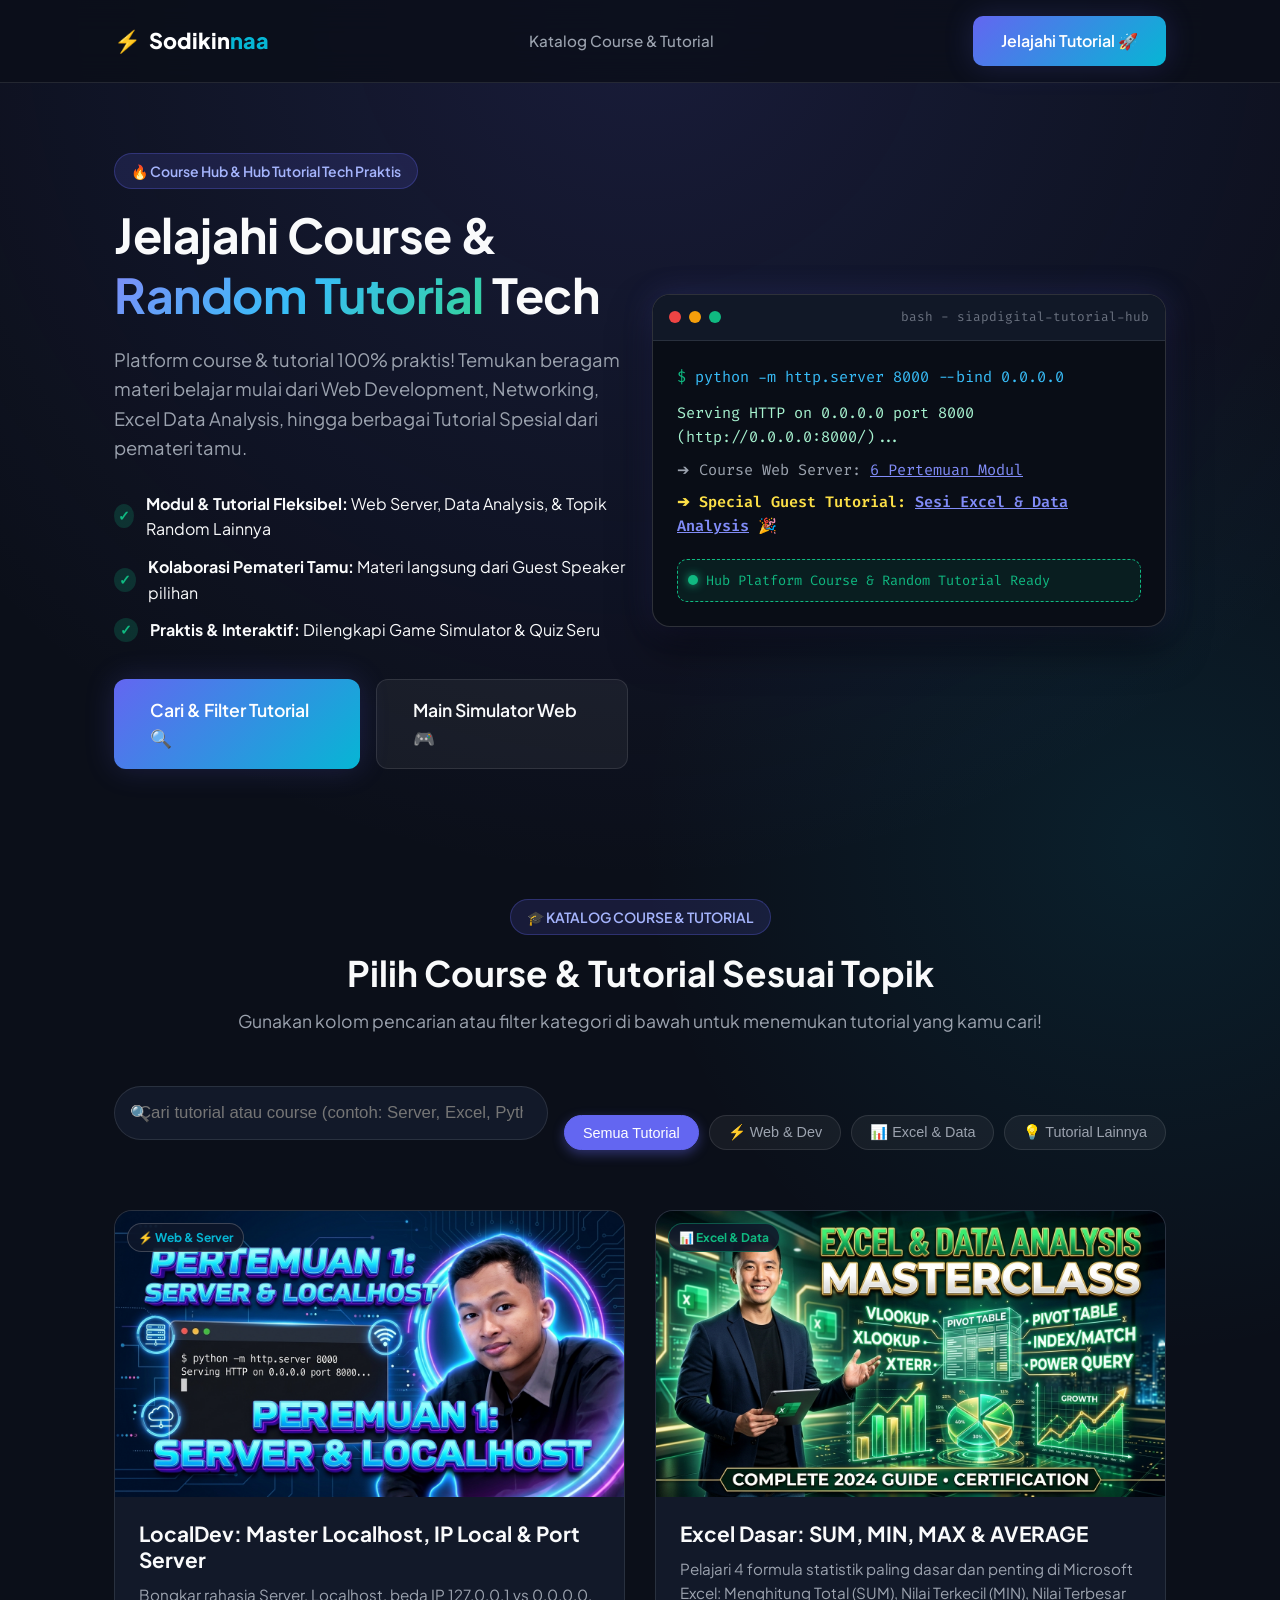
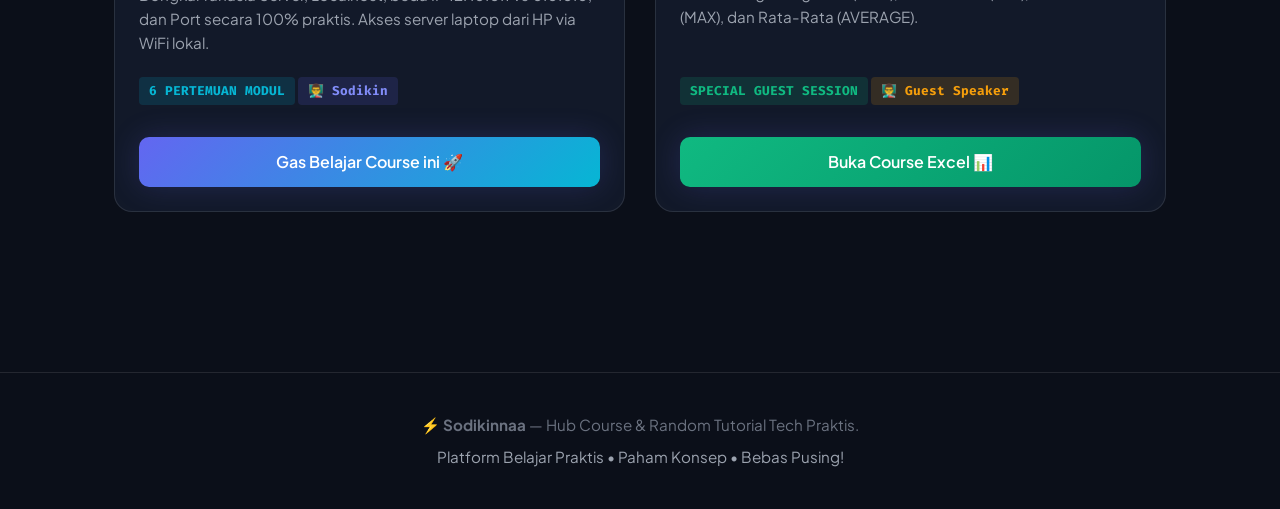
<file: index.html>
<!DOCTYPE html>
<html lang="id">
<head>
    <meta charset="UTF-8">
    <meta name="viewport" content="width=device-width, initial-scale=1.0">
    <title>Sodikinnaa — Hub Course & Random Tutorial Tech</title>
    <meta name="description" content="Platform course & tutorial interaktif 100% praktis oleh Sodikinnaa. Pahami Web Server, Excel Data Analysis, dan Tutorial Tech menarik.">
    <link rel="preconnect" href="https://fonts.googleapis.com">
    <link rel="preconnect" href="https://fonts.gstatic.com" crossorigin>
    <link href="https://fonts.googleapis.com/css2?family=Plus+Jakarta+Sans:wght@400;500;600;700;800&family=Fira+Code:wght@400;500;600&display=swap" rel="stylesheet">
    <link rel="stylesheet" href="style.css">
</head>
<body>

    <!-- Header Navigation -->
    <header class="navbar">
        <div class="container nav-container">
            <a href="#" class="logo">
                <span class="logo-icon">⚡</span>
                <span class="logo-text">Sodikin<span class="highlight">naa</span></span>
            </a>
            <nav class="nav-links">
                <a href="#katalog">Katalog Course & Tutorial</a>
            </nav>
            <a href="#katalog" class="btn btn-primary nav-cta">Jelajahi Tutorial 🚀</a>
        </div>
    </header>

    <!-- Hero Section -->
    <section class="hero-section">
        <div class="container grid hero-grid">
            <div class="hero-content">
                <div class="badge">🔥 Course Hub & Hub Tutorial Tech Praktis</div>
                <h1 class="hero-title">
                    Jelajahi Course & <span class="gradient-text">Random Tutorial</span> Tech
                </h1>
                <p class="hero-subtitle">
                    Platform course & tutorial 100% praktis! Temukan beragam materi belajar mulai dari Web Development, Networking, Excel Data Analysis, hingga berbagai Tutorial Spesial dari pemateri tamu.
                </p>
                <div class="hero-benefits">
                    <div class="benefit-item">
                        <span class="check-icon">✓</span>
                        <span><strong>Modul & Tutorial Fleksibel:</strong> Web Server, Data Analysis, & Topik Random Lainnya</span>
                    </div>
                    <div class="benefit-item">
                        <span class="check-icon">✓</span>
                        <span><strong>Kolaborasi Pemateri Tamu:</strong> Materi langsung dari Guest Speaker pilihan</span>
                    </div>
                    <div class="benefit-item">
                        <span class="check-icon">✓</span>
                        <span><strong>Praktis & Interaktif:</strong> Dilengkapi Game Simulator & Quiz Seru</span>
                    </div>
                </div>
                <div class="hero-actions">
                    <a href="#katalog" class="btn btn-primary btn-lg">Cari & Filter Tutorial 🔍</a>
                    <a href="#simulator" class="btn btn-outline btn-lg">Main Simulator Web 🎮</a>
                </div>
            </div>

            <!-- Terminal Hero Visual -->
            <div class="hero-visual">
                <div class="terminal-card">
                    <div class="terminal-header">
                        <div class="dots">
                            <span class="dot red"></span>
                            <span class="dot yellow"></span>
                            <span class="dot green"></span>
                        </div>
                        <span class="terminal-title">bash - siapdigital-tutorial-hub</span>
                    </div>
                    <div class="terminal-body">
                        <p class="cmd"><span class="prompt">$</span> python -m http.server 8000 --bind 0.0.0.0</p>
                        <p class="output success">Serving HTTP on 0.0.0.0 port 8000 (http://0.0.0.0:8000/)...</p>
                        <p class="output info">➔ Course Web Server:  <a href="#silabus">6 Pertemuan Modul</a></p>
                        <p class="output highlight-net">➔ Special Guest Tutorial:  <a href="./pertemuan-excel/index.html">Sesi Excel & Data Analysis</a> 🎉</p>
                        <div class="terminal-interactive-status">
                            <span class="status-indicator online"></span> Hub Platform Course & Random Tutorial Ready
                        </div>
                    </div>
                </div>
            </div>
        </div>
    </section>

    <!-- Course Catalog Hub Section -->
    <section id="katalog" class="section">
        <div class="container">
            <div class="section-header text-center">
                <div class="badge">🎓 KATALOG COURSE & TUTORIAL</div>
                <h2 class="section-title">Pilih Course & Tutorial Sesuai Topik</h2>
                <p class="section-subtitle">Gunakan kolom pencarian atau filter kategori di bawah untuk menemukan tutorial yang kamu cari!</p>
            </div>

            <!-- Search & Filter Controls -->
            <div class="catalog-controls">
                <div class="search-box">
                    <span class="search-icon">🔍</span>
                    <input type="text" id="course-search" class="search-input" placeholder="Cari tutorial atau course (contoh: Server, Excel, Python, VLOOKUP)...">
                </div>
                <div class="filter-pills">
                    <button class="filter-pill active" data-category="all">Semua Tutorial</button>
                    <button class="filter-pill" data-category="web">⚡ Web & Dev</button>
                    <button class="filter-pill" data-category="data">📊 Excel & Data</button>
                    <button class="filter-pill" data-category="random">💡 Tutorial Lainnya</button>
                </div>
            </div>

            <!-- Course Grid Catalog -->
            <div class="grid silabus-grid" style="grid-template-columns: repeat(auto-fit, minmax(350px, 1fr)); gap: 30px;">
                <!-- Course 1 Card -->
                <div class="course-card-main" data-category="web">
                    <div class="course-thumb-box">
                        <img src="./pertemuan-1/thumbnail.jpg" alt="Thumbnail Course LocalDev Server">
                        <span class="course-topic-tag">⚡ Web & Server</span>
                    </div>
                    <div class="course-body">
                        <h3 class="course-title">LocalDev: Master Localhost, IP Local & Port Server</h3>
                        <p class="course-desc">
                            Bongkar rahasia Server, Localhost, beda IP 127.0.0.1 vs 0.0.0.0, dan Port secara 100% praktis. Akses server laptop dari HP via WiFi lokal.
                        </p>
                        <div style="margin-bottom: 20px;">
                            <span class="p-badge">6 PERTEMUAN MODUL</span>
                            <span class="p-badge" style="background: rgba(99, 102, 241, 0.15); color: #818CF8;">👨‍🏫 Sodikin</span>
                        </div>
                        <a href="./pertemuan-web/index.html" class="btn btn-primary" style="width: 100%; text-align: center;">Gas Belajar Course ini 🚀</a>
                    </div>
                </div>

                <!-- Course 2 Card (Excel Guest Speaker) -->
                <div class="course-card-main" data-category="data">
                    <div class="course-thumb-box">
                        <img src="./pertemuan-excel/thumbnail.jpg" alt="Thumbnail Excel Masterclass">
                        <span class="course-topic-tag" style="color: #10B981; border-color: rgba(16, 185, 129, 0.4);">📊 Excel & Data</span>
                    </div>
                    <div class="course-body">
                        <h3 class="course-title">Excel Dasar: SUM, MIN, MAX & AVERAGE</h3>
                        <p class="course-desc">
                            Pelajari 4 formula statistik paling dasar dan penting di Microsoft Excel: Menghitung Total (SUM), Nilai Terkecil (MIN), Nilai Terbesar (MAX), dan Rata-Rata (AVERAGE).
                        </p>
                        <div style="margin-bottom: 20px;">
                            <span class="p-badge" style="background: rgba(16, 185, 129, 0.15); color: #10B981;">SPECIAL GUEST SESSION</span>
                            <span class="p-badge" style="background: rgba(245, 158, 11, 0.15); color: #F59E0B;">👨‍🏫 Guest Speaker</span>
                        </div>
                        <a href="./pertemuan-excel/index.html" class="btn btn-primary" style="width: 100%; text-align: center; background: linear-gradient(135deg, #10B981, #059669);">Buka Course Excel 📊</a>
                    </div>
                </div>
            </div>
        </div>
    </section>

    <!-- Footer -->
    <footer class="footer">
        <div class="container text-center">
            <p>⚡ <strong>Sodikinnaa</strong> — Hub Course & Random Tutorial Tech Praktis.</p>
            <p class="footer-sub">Platform Belajar Praktis • Paham Konsep • Bebas Pusing!</p>
        </div>
    </footer>

    <script src="script.js"></script>
</body>
</html>
</file>
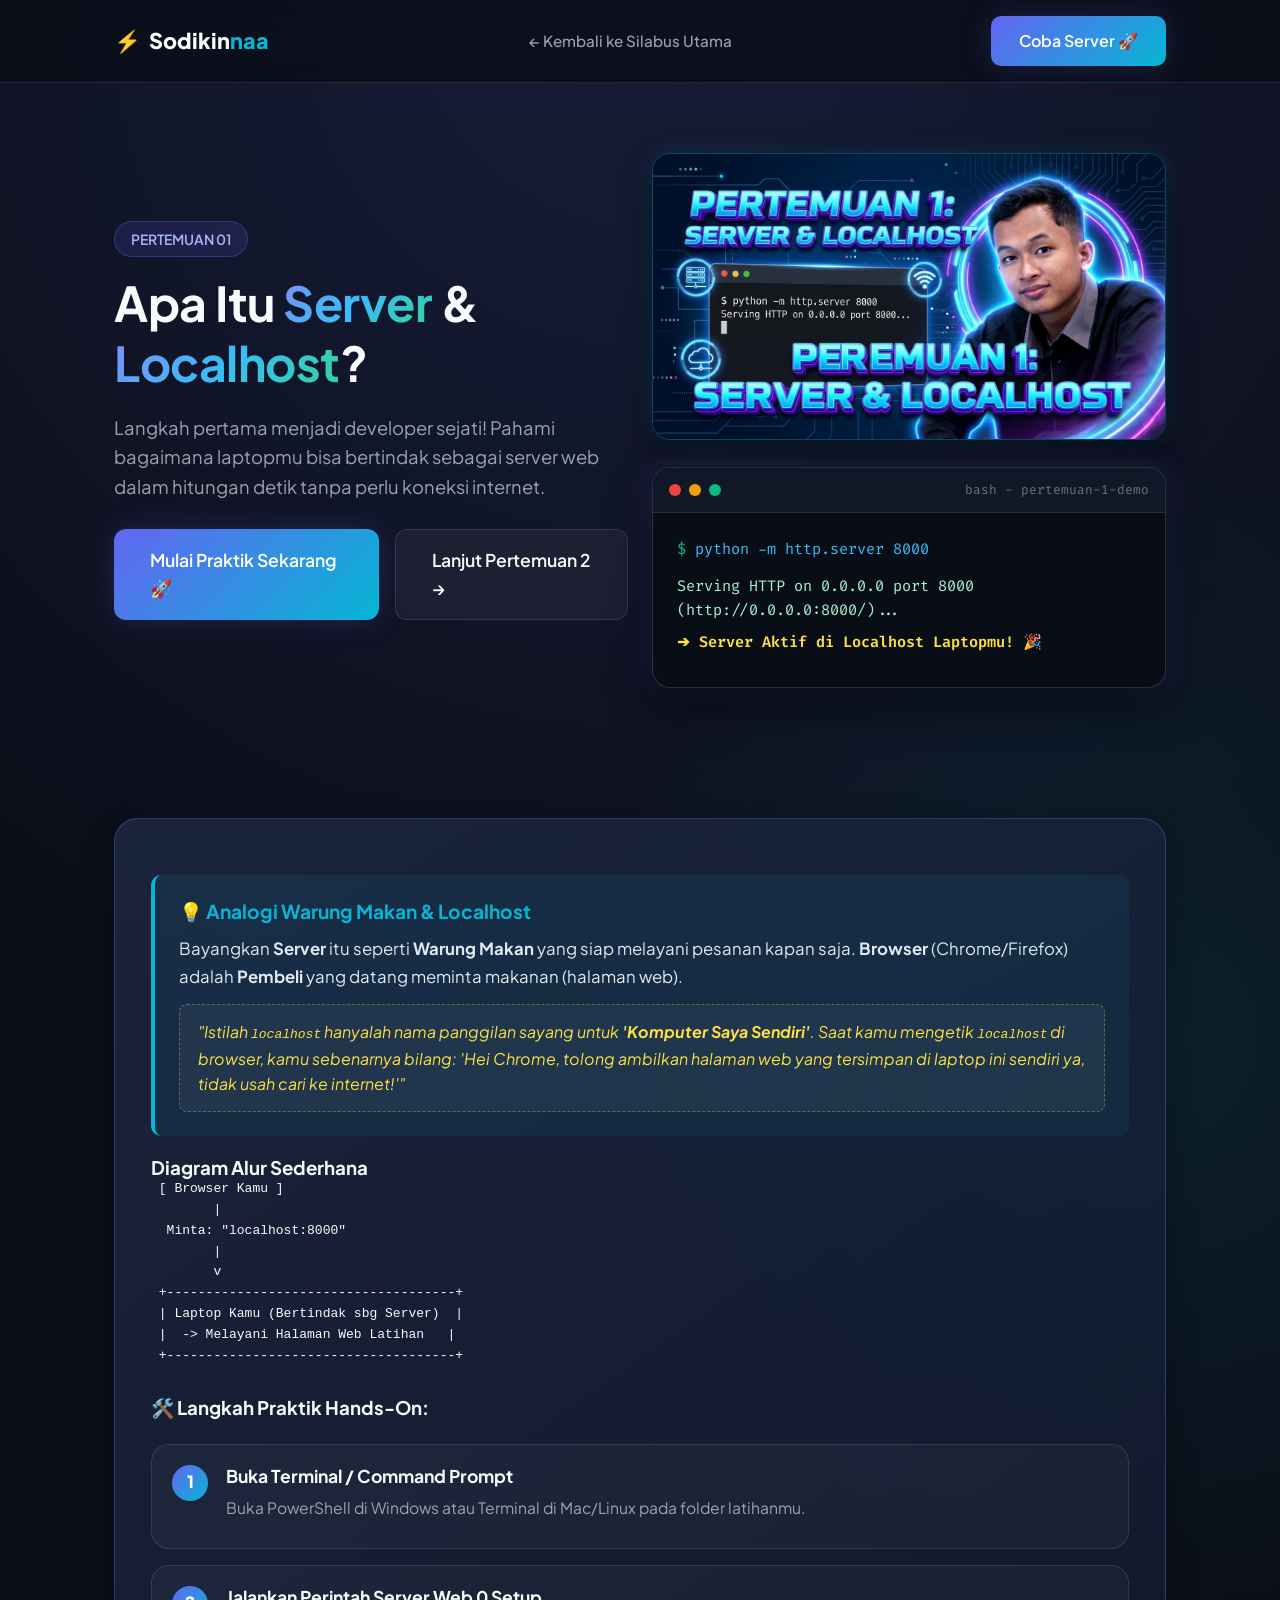
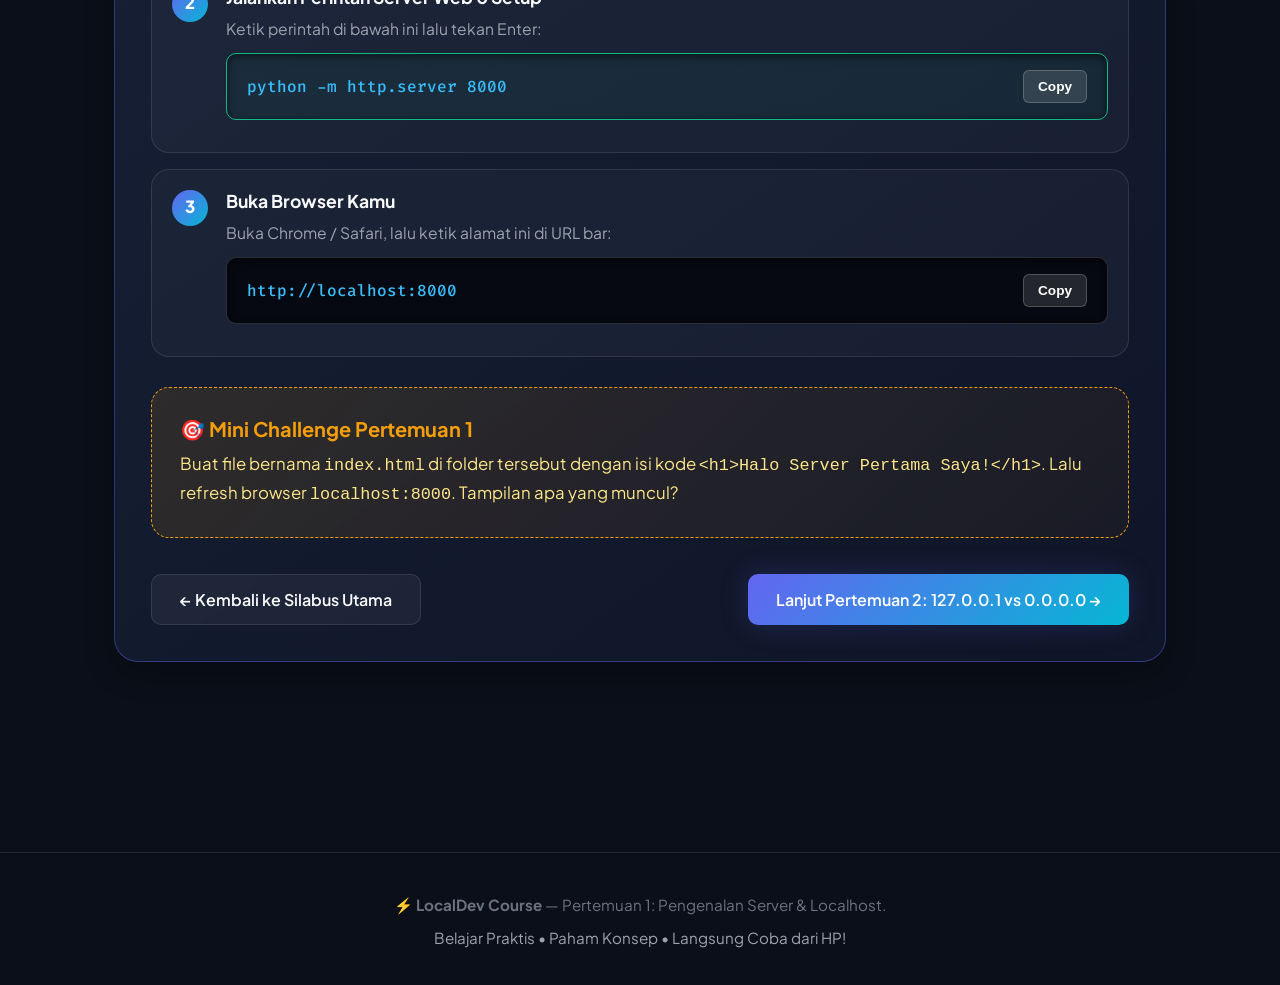
<file: pertemuan-1/index.html>
<!DOCTYPE html>
<html lang="id">
<head>
    <meta charset="UTF-8">
    <meta name="viewport" content="width=device-width, initial-scale=1.0">
    <title>Pertemuan 1: Apa Itu Server & Localhost? | Sodikinnaa</title>
    <link rel="preconnect" href="https://fonts.googleapis.com">
    <link rel="preconnect" href="https://fonts.gstatic.com" crossorigin>
    <link href="https://fonts.googleapis.com/css2?family=Plus+Jakarta+Sans:wght@400;500;600;700;800&family=Fira+Code:wght@400;500;600&display=swap" rel="stylesheet">
    <link rel="stylesheet" href="../style.css">
</head>
<body>

    <!-- Header Navigation -->
    <header class="navbar">
        <div class="container nav-container">
            <a href="../index.html" class="logo">
                <span class="logo-icon">⚡</span>
                <span class="logo-text">Sodikin<span class="highlight">naa</span></span>
            </a>
            <nav class="nav-links">
                <a href="../index.html#silabus">← Kembali ke Silabus Utama</a>
            </nav>
            <a href="http://localhost:8000" target="_blank" class="btn btn-primary nav-cta">Coba Server 🚀</a>
        </div>
    </header>

    <!-- Hero Section Pertemuan 1 -->
    <section class="hero-section">
        <div class="container grid hero-grid">
            <div class="hero-content">
                <div class="badge">PERTEMUAN 01</div>
                <h1 class="hero-title">
                    Apa Itu <span class="gradient-text">Server</span> & <span class="gradient-text">Localhost</span>?
                </h1>
                <p class="hero-subtitle">
                    Langkah pertama menjadi developer sejati! Pahami bagaimana laptopmu bisa bertindak sebagai server web dalam hitungan detik tanpa perlu koneksi internet.
                </p>
                <div class="hero-actions">
                    <a href="#praktik" class="btn btn-primary btn-lg">Mulai Praktik Sekarang 🚀</a>
                    <a href="../pertemuan-2/index.html" class="btn btn-outline btn-lg">Lanjut Pertemuan 2 →</a>
                </div>
            </div>

            <div class="hero-visual">
                <img src="thumbnail.jpg" alt="Thumbnail Pertemuan 1" class="hero-thumbnail" style="margin-bottom: 20px;">
                <div class="terminal-card">
                    <div class="terminal-header">
                        <div class="dots">
                            <span class="dot red"></span>
                            <span class="dot yellow"></span>
                            <span class="dot green"></span>
                        </div>
                        <span class="terminal-title">bash - pertemuan-1-demo</span>
                    </div>
                    <div class="terminal-body">
                        <p class="cmd"><span class="prompt">$</span> python -m http.server 8000</p>
                        <p class="output success">Serving HTTP on 0.0.0.0 port 8000 (http://0.0.0.0:8000/)...</p>
                        <p class="output highlight-net">➔ Server Aktif di Localhost Laptopmu! 🎉</p>
                    </div>
                </div>
            </div>
        </div>
    </section>

    <!-- Polished Concept Card Section -->
    <section id="praktik" class="section">
        <div class="container">
            
            <div class="concept-card">
                <div class="analogy-box">
                    <h3>💡 Analogi Warung Makan & Localhost</h3>
                    <p>
                        Bayangkan <strong>Server</strong> itu seperti <strong>Warung Makan</strong> yang siap melayani pesanan kapan saja. <strong>Browser</strong> (Chrome/Firefox) adalah <strong>Pembeli</strong> yang datang meminta makanan (halaman web).
                    </p>
                    <div class="quote-highlight">
                        "Istilah <code>localhost</code> hanyalah nama panggilan sayang untuk <strong>'Komputer Saya Sendiri'</strong>. Saat kamu mengetik <code>localhost</code> di browser, kamu sebenarnya bilang: 'Hei Chrome, tolong ambilkan halaman web yang tersimpan di laptop ini sendiri ya, tidak usah cari ke internet!'"
                    </div>
                </div>

                <h3>Diagram Alur Sederhana</h3>
                <div class="ascii-diagram">
<pre>
 [ Browser Kamu ] 
        |
  Minta: "localhost:8000"
        |
        v
 +-------------------------------------+
 | Laptop Kamu (Bertindak sbg Server)  |
 |  -> Melayani Halaman Web Latihan   |
 +-------------------------------------+
</pre>
                </div>

                <h3 style="margin-top: 30px;">🛠️ Langkah Praktik Hands-On:</h3>
                
                <div class="step-container">
                    <div class="step-item">
                        <div class="step-num">1</div>
                        <div class="step-content">
                            <h4>Buka Terminal / Command Prompt</h4>
                            <p>Buka PowerShell di Windows atau Terminal di Mac/Linux pada folder latihanmu.</p>
                        </div>
                    </div>

                    <div class="step-item">
                        <div class="step-num">2</div>
                        <div class="step-content">
                            <h4>Jalankan Perintah Server Web 0 Setup</h4>
                            <p>Ketik perintah di bawah ini lalu tekan Enter:</p>
                            <div class="code-block highlight-code">
                                <code>python -m http.server 8000</code>
                                <button class="copy-btn" onclick="copyCode(this)">Copy</button>
                            </div>
                        </div>
                    </div>

                    <div class="step-item">
                        <div class="step-num">3</div>
                        <div class="step-content">
                            <h4>Buka Browser Kamu</h4>
                            <p>Buka Chrome / Safari, lalu ketik alamat ini di URL bar:</p>
                            <div class="code-block">
                                <code>http://localhost:8000</code>
                                <button class="copy-btn" onclick="copyCode(this)">Copy</button>
                            </div>
                        </div>
                    </div>
                </div>

                <div class="challenge-card">
                    <h3>🎯 Mini Challenge Pertemuan 1</h3>
                    <p>Buat file bernama <code>index.html</code> di folder tersebut dengan isi kode <code>&lt;h1&gt;Halo Server Pertama Saya!&lt;/h1&gt;</code>. Lalu refresh browser <code>localhost:8000</code>. Tampilan apa yang muncul?</p>
                </div>

                <div class="hero-actions" style="margin-top: 36px; justify-content: space-between;">
                    <a href="../index.html" class="btn btn-outline">← Kembali ke Silabus Utama</a>
                    <a href="../pertemuan-2/index.html" class="btn btn-primary">Lanjut Pertemuan 2: 127.0.0.1 vs 0.0.0.0 →</a>
                </div>
            </div>

        </div>
    </section>

    <!-- Footer -->
    <footer class="footer">
        <div class="container text-center">
            <p>⚡ <strong>LocalDev Course</strong> — Pertemuan 1: Pengenalan Server & Localhost.</p>
            <p class="footer-sub">Belajar Praktis • Paham Konsep • Langsung Coba dari HP!</p>
        </div>
    </footer>

    <script src="../script.js"></script>
</body>
</html>
</file>
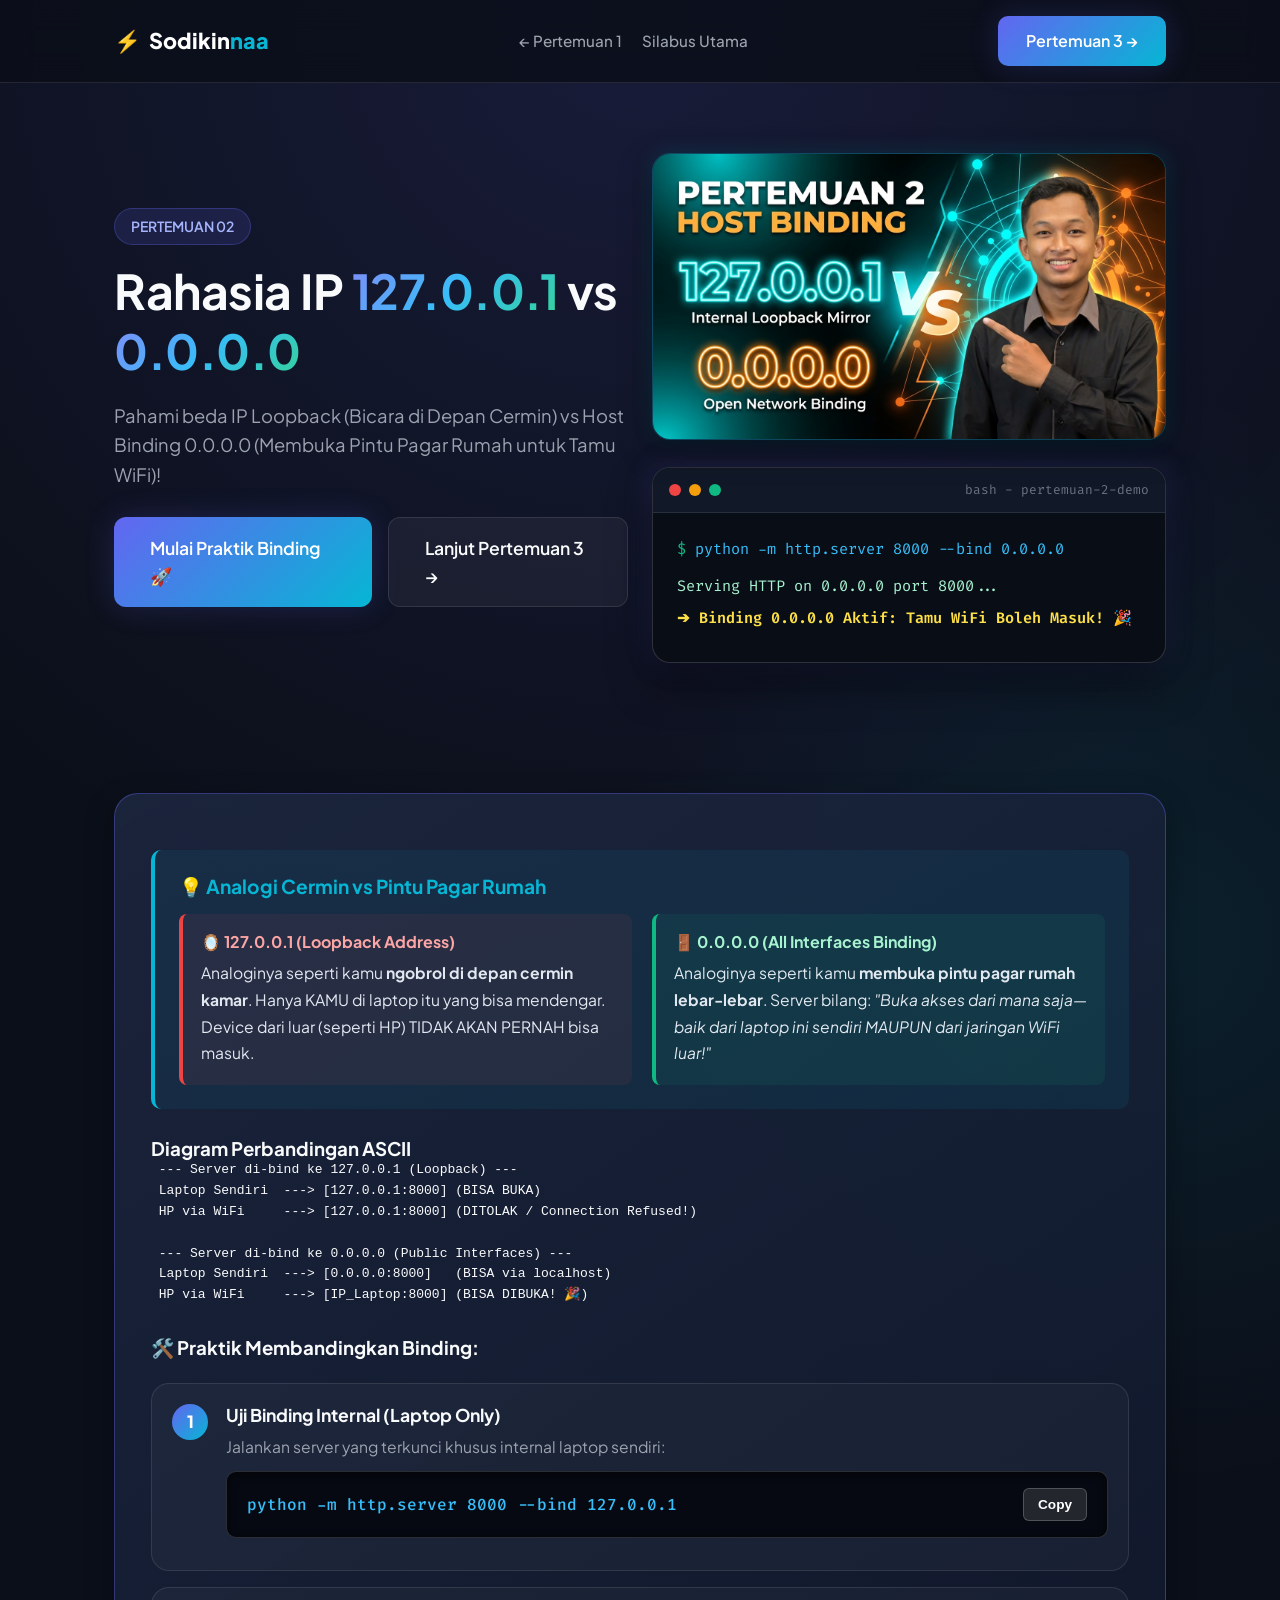
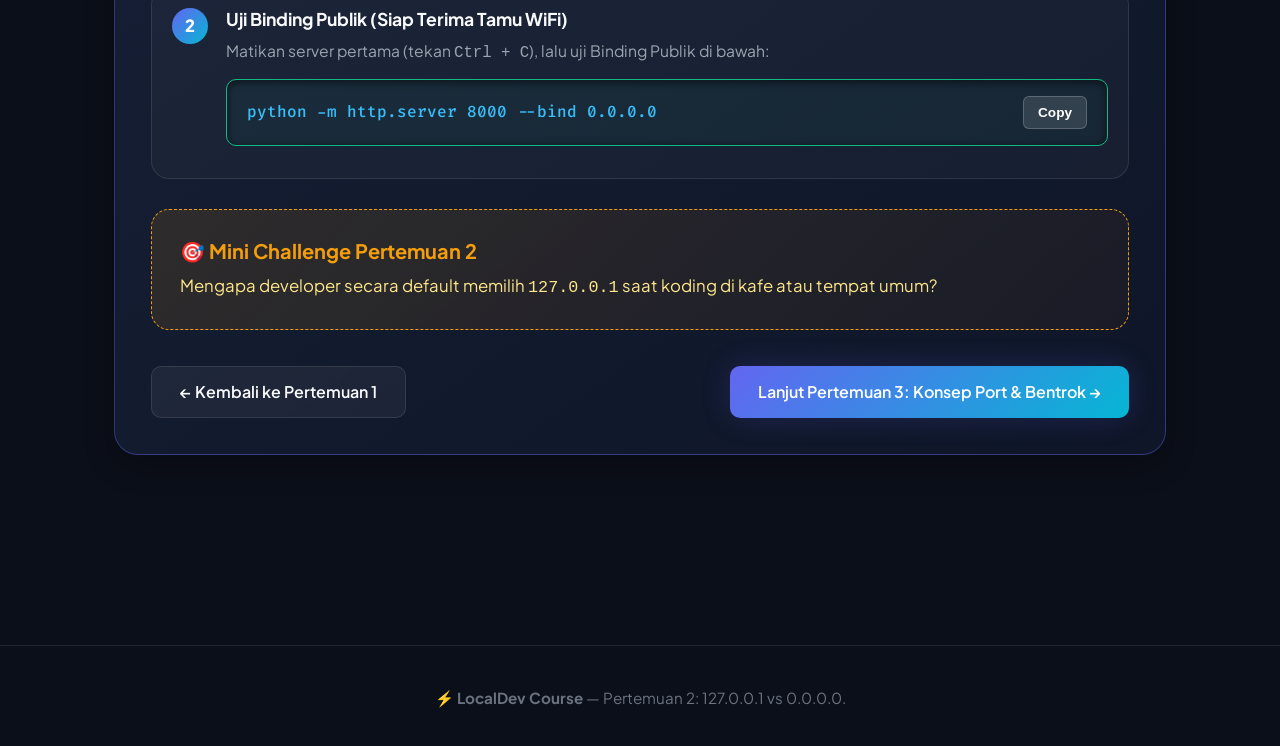
<file: pertemuan-2/index.html>
<!DOCTYPE html>
<html lang="id">
<head>
    <meta charset="UTF-8">
    <meta name="viewport" content="width=device-width, initial-scale=1.0">
    <title>Pertemuan 2: 127.0.0.1 vs 0.0.0.0 | Sodikinnaa</title>
    <link rel="preconnect" href="https://fonts.googleapis.com">
    <link rel="preconnect" href="https://fonts.gstatic.com" crossorigin>
    <link href="https://fonts.googleapis.com/css2?family=Plus+Jakarta+Sans:wght@400;500;600;700;800&family=Fira+Code:wght@400;500;600&display=swap" rel="stylesheet">
    <link rel="stylesheet" href="../style.css">
</head>
<body>

    <!-- Header Navigation -->
    <header class="navbar">
        <div class="container nav-container">
            <a href="../index.html" class="logo">
                <span class="logo-icon">⚡</span>
                <span class="logo-text">Sodikin<span class="highlight">naa</span></span>
            </a>
            <nav class="nav-links">
                <a href="../pertemuan-1/index.html">← Pertemuan 1</a>
                <a href="../index.html#silabus">Silabus Utama</a>
            </nav>
            <a href="../pertemuan-3/index.html" class="btn btn-primary nav-cta">Pertemuan 3 →</a>
        </div>
    </header>

    <!-- Hero Section Pertemuan 2 -->
    <section class="hero-section">
        <div class="container grid hero-grid">
            <div class="hero-content">
                <div class="badge">PERTEMUAN 02</div>
                <h1 class="hero-title">
                    Rahasia IP <span class="gradient-text">127.0.0.1</span> vs <span class="gradient-text">0.0.0.0</span>
                </h1>
                <p class="hero-subtitle">
                    Pahami beda IP Loopback (Bicara di Depan Cermin) vs Host Binding 0.0.0.0 (Membuka Pintu Pagar Rumah untuk Tamu WiFi)!
                </p>
                <div class="hero-actions">
                    <a href="#praktik" class="btn btn-primary btn-lg">Mulai Praktik Binding 🚀</a>
                    <a href="../pertemuan-3/index.html" class="btn btn-outline btn-lg">Lanjut Pertemuan 3 →</a>
                </div>
            </div>

            <div class="hero-visual">
                <img src="thumbnail.jpg" alt="Thumbnail Pertemuan 2" class="hero-thumbnail" style="margin-bottom: 20px;">
                <div class="terminal-card">
                    <div class="terminal-header">
                        <div class="dots">
                            <span class="dot red"></span>
                            <span class="dot yellow"></span>
                            <span class="dot green"></span>
                        </div>
                        <span class="terminal-title">bash - pertemuan-2-demo</span>
                    </div>
                    <div class="terminal-body">
                        <p class="cmd"><span class="prompt">$</span> python -m http.server 8000 --bind 0.0.0.0</p>
                        <p class="output success">Serving HTTP on 0.0.0.0 port 8000...</p>
                        <p class="output highlight-net">➔ Binding 0.0.0.0 Aktif: Tamu WiFi Boleh Masuk! 🎉</p>
                    </div>
                </div>
            </div>
        </div>
    </section>

    <!-- Polished Concept Card Section -->
    <section id="praktik" class="section">
        <div class="container">
            
            <div class="concept-card">
                <div class="analogy-box">
                    <h3>💡 Analogi Cermin vs Pintu Pagar Rumah</h3>
                    
                    <div class="grid" style="grid-template-columns: 1fr 1fr; gap: 20px; margin-top: 16px;">
                        <div style="background: rgba(239, 68, 68, 0.08); border-left: 4px solid #EF4444; padding: 18px; border-radius: 8px;">
                            <h4 style="color: #FCA5A5; margin-bottom: 8px;">🪞 127.0.0.1 (Loopback Address)</h4>
                            <p style="font-size: 0.98rem; color: #E2E8F0; margin-bottom: 0;">
                                Analoginya seperti kamu <strong>ngobrol di depan cermin kamar</strong>. Hanya KAMU di laptop itu yang bisa mendengar. Device dari luar (seperti HP) TIDAK AKAN PERNAH bisa masuk.
                            </p>
                        </div>

                        <div style="background: rgba(16, 185, 129, 0.08); border-left: 4px solid #10B981; padding: 18px; border-radius: 8px;">
                            <h4 style="color: #A7F3D0; margin-bottom: 8px;">🚪 0.0.0.0 (All Interfaces Binding)</h4>
                            <p style="font-size: 0.98rem; color: #E2E8F0; margin-bottom: 0;">
                                Analoginya seperti kamu <strong>membuka pintu pagar rumah lebar-lebar</strong>. Server bilang: <em>"Buka akses dari mana saja—baik dari laptop ini sendiri MAUPUN dari jaringan WiFi luar!"</em>
                            </p>
                        </div>
                    </div>
                </div>

                <h3 style="margin-top: 28px;">Diagram Perbandingan ASCII</h3>
                <div class="ascii-diagram">
<pre>
 --- Server di-bind ke 127.0.0.1 (Loopback) ---
 Laptop Sendiri  ---> [127.0.0.1:8000] (BISA BUKA)
 HP via WiFi     ---> [127.0.0.1:8000] (DITOLAK / Connection Refused!)

 --- Server di-bind ke 0.0.0.0 (Public Interfaces) ---
 Laptop Sendiri  ---> [0.0.0.0:8000]   (BISA via localhost)
 HP via WiFi     ---> [IP_Laptop:8000] (BISA DIBUKA! 🎉)
</pre>
                </div>

                <h3 style="margin-top: 30px;">🛠️ Praktik Membandingkan Binding:</h3>
                
                <div class="step-container">
                    <div class="step-item">
                        <div class="step-num">1</div>
                        <div class="step-content">
                            <h4>Uji Binding Internal (Laptop Only)</h4>
                            <p>Jalankan server yang terkunci khusus internal laptop sendiri:</p>
                            <div class="code-block">
                                <code>python -m http.server 8000 --bind 127.0.0.1</code>
                                <button class="copy-btn" onclick="copyCode(this)">Copy</button>
                            </div>
                        </div>
                    </div>

                    <div class="step-item">
                        <div class="step-num">2</div>
                        <div class="step-content">
                            <h4>Uji Binding Publik (Siap Terima Tamu WiFi)</h4>
                            <p>Matikan server pertama (tekan <code>Ctrl + C</code>), lalu uji Binding Publik di bawah:</p>
                            <div class="code-block highlight-code">
                                <code>python -m http.server 8000 --bind 0.0.0.0</code>
                                <button class="copy-btn" onclick="copyCode(this)">Copy</button>
                            </div>
                        </div>
                    </div>
                </div>

                <div class="challenge-card">
                    <h3>🎯 Mini Challenge Pertemuan 2</h3>
                    <p>Mengapa developer secara default memilih <code>127.0.0.1</code> saat koding di kafe atau tempat umum?</p>
                </div>

                <div class="hero-actions" style="margin-top: 36px; justify-content: space-between;">
                    <a href="../pertemuan-1/index.html" class="btn btn-outline">← Kembali ke Pertemuan 1</a>
                    <a href="../pertemuan-3/index.html" class="btn btn-primary">Lanjut Pertemuan 3: Konsep Port & Bentrok →</a>
                </div>
            </div>

        </div>
    </section>

    <!-- Footer -->
    <footer class="footer">
        <div class="container text-center">
            <p>⚡ <strong>LocalDev Course</strong> — Pertemuan 2: 127.0.0.1 vs 0.0.0.0.</p>
        </div>
    </footer>

    <script src="../script.js"></script>
</body>
</html>
</file>
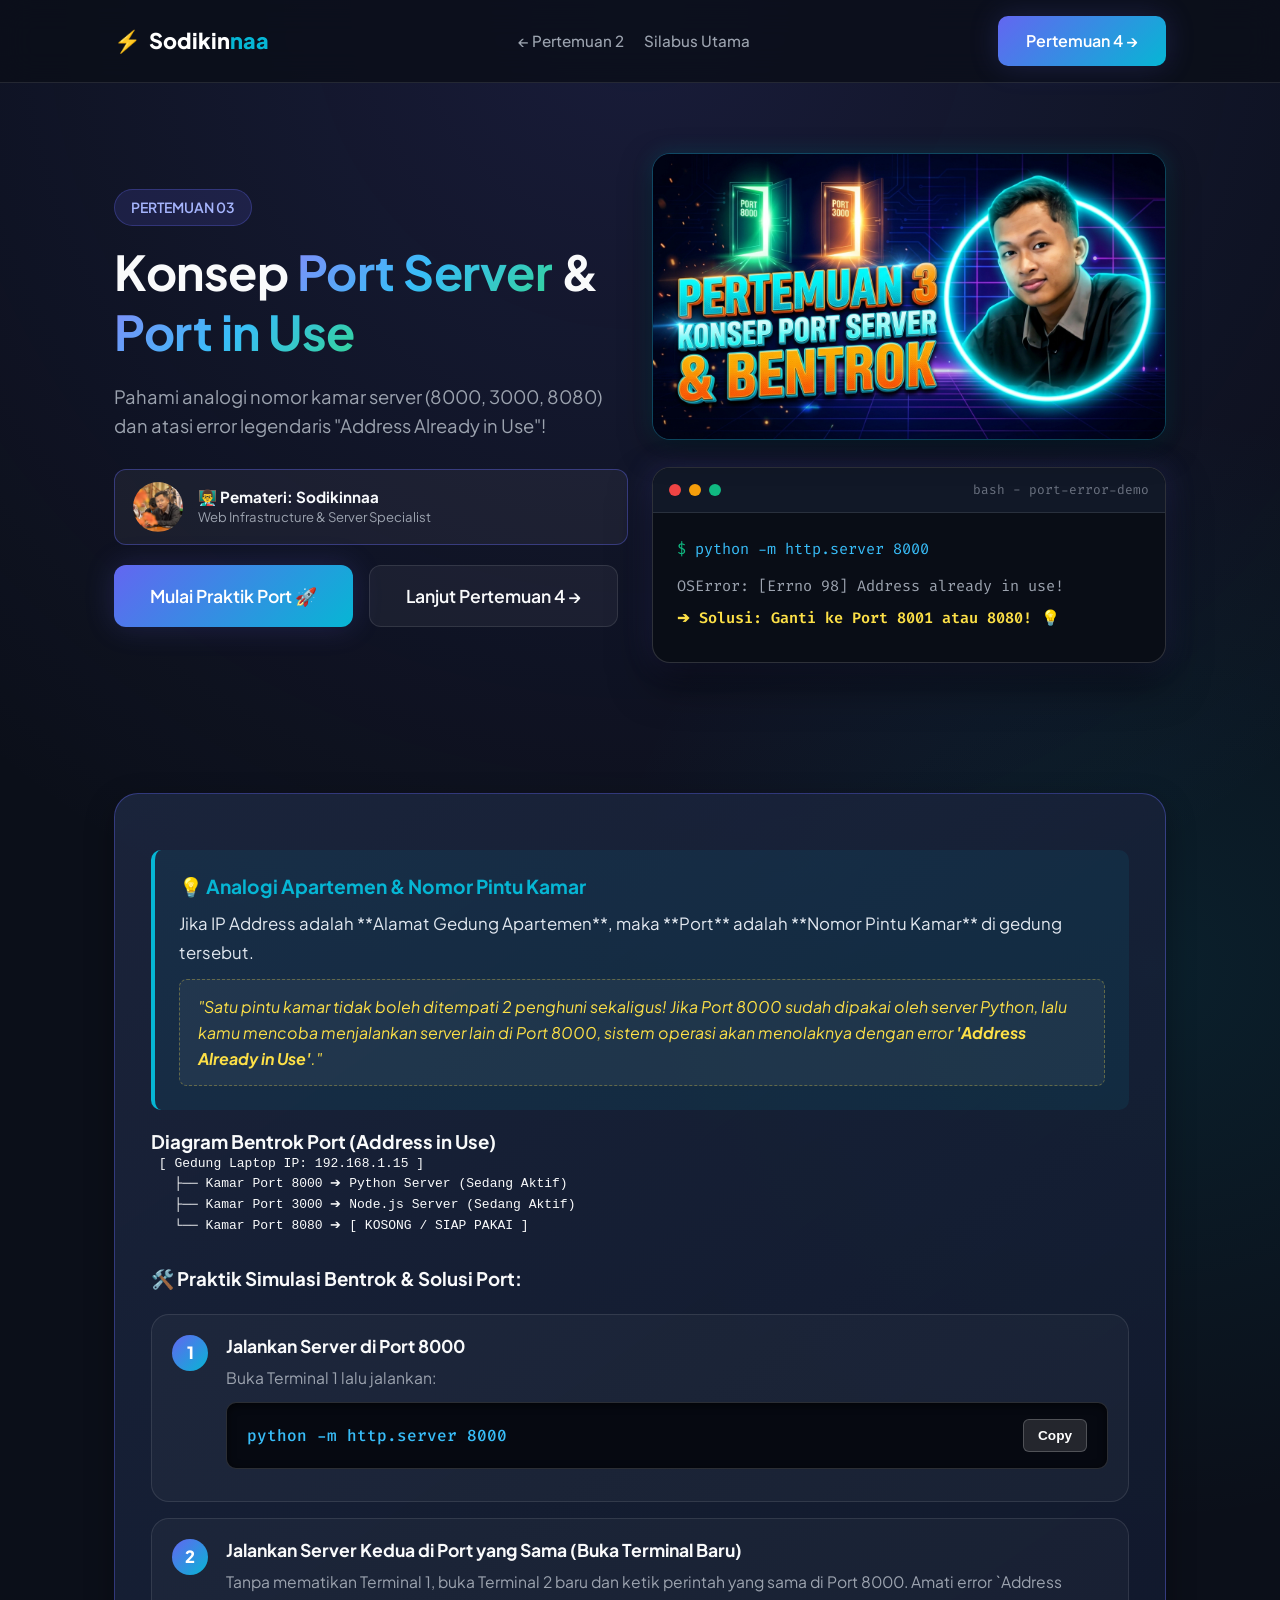
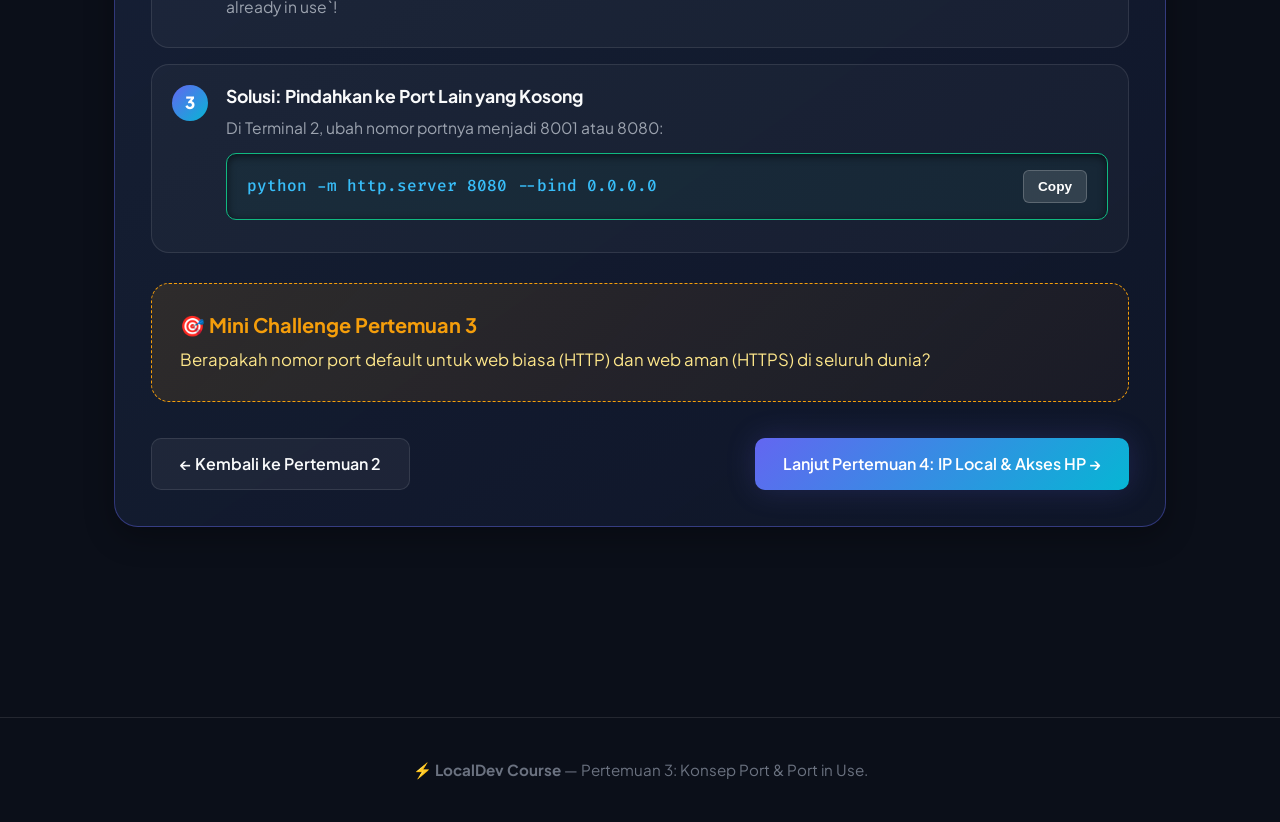
<file: pertemuan-3/index.html>
<!DOCTYPE html>
<html lang="id">
<head>
    <meta charset="UTF-8">
    <meta name="viewport" content="width=device-width, initial-scale=1.0">
    <title>Pertemuan 3: Konsep Port Server | Sodikinnaa</title>
    <link rel="preconnect" href="https://fonts.googleapis.com">
    <link rel="preconnect" href="https://fonts.gstatic.com" crossorigin>
    <link href="https://fonts.googleapis.com/css2?family=Plus+Jakarta+Sans:wght@400;500;600;700;800&family=Fira+Code:wght@400;500;600&display=swap" rel="stylesheet">
    <link rel="stylesheet" href="../style.css">
</head>
<body>

    <!-- Header Navigation -->
    <header class="navbar">
        <div class="container nav-container">
            <a href="../index.html" class="logo">
                <span class="logo-icon">⚡</span>
                <span class="logo-text">Sodikin<span class="highlight">naa</span></span>
            </a>
            <nav class="nav-links">
                <a href="../pertemuan-2/index.html">← Pertemuan 2</a>
                <a href="../index.html#silabus">Silabus Utama</a>
            </nav>
            <a href="../pertemuan-4/index.html" class="btn btn-primary nav-cta">Pertemuan 4 →</a>
        </div>
    </header>

    <!-- Hero Section Pertemuan 3 -->
    <section class="hero-section">
        <div class="container grid hero-grid">
            <div class="hero-content">
                <div class="badge">PERTEMUAN 03</div>
                <h1 class="hero-title">
                    Konsep <span class="gradient-text">Port Server</span> & <span class="gradient-text">Port in Use</span>
                </h1>
                <p class="hero-subtitle">
                    Pahami analogi nomor kamar server (8000, 3000, 8080) dan atasi error legendaris "Address Already in Use"!
                </p>
                <div class="speaker-profile-box" style="display: flex; align-items: center; gap: 15px; background: rgba(255, 255, 255, 0.05); padding: 12px 18px; border-radius: 12px; border: 1px solid var(--border-glow); margin: 20px 0;">
                    <img src="speaker.png" alt="Foto Pemateri" style="width: 50px; height: 50px; border-radius: 50%; object-fit: cover; border: 2px solid var(--primary-color);">
                    <div>
                        <h4 style="margin: 0; font-size: 0.95rem; color: #F8FAFC;">👨‍🏫 Pemateri: Sodikinnaa</h4>
                        <p style="margin: 0; font-size: 0.82rem; color: var(--text-muted);">Web Infrastructure & Server Specialist</p>
                    </div>
                </div>
                <div class="hero-actions">
                    <a href="#praktik" class="btn btn-primary btn-lg">Mulai Praktik Port 🚀</a>
                    <a href="../pertemuan-4/index.html" class="btn btn-outline btn-lg">Lanjut Pertemuan 4 →</a>
                </div>
            </div>

            <div class="hero-visual">
                <img src="thumbnail.jpg" alt="Thumbnail Pertemuan 3" class="hero-thumbnail" style="margin-bottom: 20px;">
                <div class="terminal-card">
                    <div class="terminal-header">
                        <div class="dots">
                            <span class="dot red"></span>
                            <span class="dot yellow"></span>
                            <span class="dot green"></span>
                        </div>
                        <span class="terminal-title">bash - port-error-demo</span>
                    </div>
                    <div class="terminal-body">
                        <p class="cmd"><span class="prompt">$</span> python -m http.server 8000</p>
                        <p class="output error">OSError: [Errno 98] Address already in use!</p>
                        <p class="output highlight-net">➔ Solusi: Ganti ke Port 8001 atau 8080! 💡</p>
                    </div>
                </div>
            </div>
        </div>
    </section>

    <!-- Polished Concept Card Section -->
    <section id="praktik" class="section">
        <div class="container">
            
            <div class="concept-card">
                <div class="analogy-box">
                    <h3>💡 Analogi Apartemen & Nomor Pintu Kamar</h3>
                    <p>
                        Jika IP Address adalah **Alamat Gedung Apartemen**, maka **Port** adalah **Nomor Pintu Kamar** di gedung tersebut. 
                    </p>
                    <div class="quote-highlight">
                        "Satu pintu kamar tidak boleh ditempati 2 penghuni sekaligus! Jika Port 8000 sudah dipakai oleh server Python, lalu kamu mencoba menjalankan server lain di Port 8000, sistem operasi akan menolaknya dengan error <strong>'Address Already in Use'</strong>."
                    </div>
                </div>

                <h3>Diagram Bentrok Port (Address in Use)</h3>
                <div class="ascii-diagram">
<pre>
 [ Gedung Laptop IP: 192.168.1.15 ]
   ├── Kamar Port 8000 ➔ Python Server (Sedang Aktif)
   ├── Kamar Port 3000 ➔ Node.js Server (Sedang Aktif)
   └── Kamar Port 8080 ➔ [ KOSONG / SIAP PAKAI ]
</pre>
                </div>

                <h3 style="margin-top: 30px;">🛠️ Praktik Simulasi Bentrok & Solusi Port:</h3>
                
                <div class="step-container">
                    <div class="step-item">
                        <div class="step-num">1</div>
                        <div class="step-content">
                            <h4>Jalankan Server di Port 8000</h4>
                            <p>Buka Terminal 1 lalu jalankan:</p>
                            <div class="code-block">
                                <code>python -m http.server 8000</code>
                                <button class="copy-btn" onclick="copyCode(this)">Copy</button>
                            </div>
                        </div>
                    </div>

                    <div class="step-item">
                        <div class="step-num">2</div>
                        <div class="step-content">
                            <h4>Jalankan Server Kedua di Port yang Sama (Buka Terminal Baru)</h4>
                            <p>Tanpa mematikan Terminal 1, buka Terminal 2 baru dan ketik perintah yang sama di Port 8000. Amati error `Address already in use`!</p>
                        </div>
                    </div>

                    <div class="step-item">
                        <div class="step-num">3</div>
                        <div class="step-content">
                            <h4>Solusi: Pindahkan ke Port Lain yang Kosong</h4>
                            <p>Di Terminal 2, ubah nomor portnya menjadi 8001 atau 8080:</p>
                            <div class="code-block highlight-code">
                                <code>python -m http.server 8080 --bind 0.0.0.0</code>
                                <button class="copy-btn" onclick="copyCode(this)">Copy</button>
                            </div>
                        </div>
                    </div>
                </div>

                <div class="challenge-card">
                    <h3>🎯 Mini Challenge Pertemuan 3</h3>
                    <p>Berapakah nomor port default untuk web biasa (HTTP) dan web aman (HTTPS) di seluruh dunia?</p>
                </div>

                <div class="hero-actions" style="margin-top: 36px; justify-content: space-between;">
                    <a href="../pertemuan-2/index.html" class="btn btn-outline">← Kembali ke Pertemuan 2</a>
                    <a href="../pertemuan-4/index.html" class="btn btn-primary">Lanjut Pertemuan 4: IP Local & Akses HP →</a>
                </div>
            </div>

        </div>
    </section>

    <!-- Footer -->
    <footer class="footer">
        <div class="container text-center">
            <p>⚡ <strong>LocalDev Course</strong> — Pertemuan 3: Konsep Port & Port in Use.</p>
        </div>
    </footer>

    <script src="../script.js"></script>
</body>
</html>
</file>
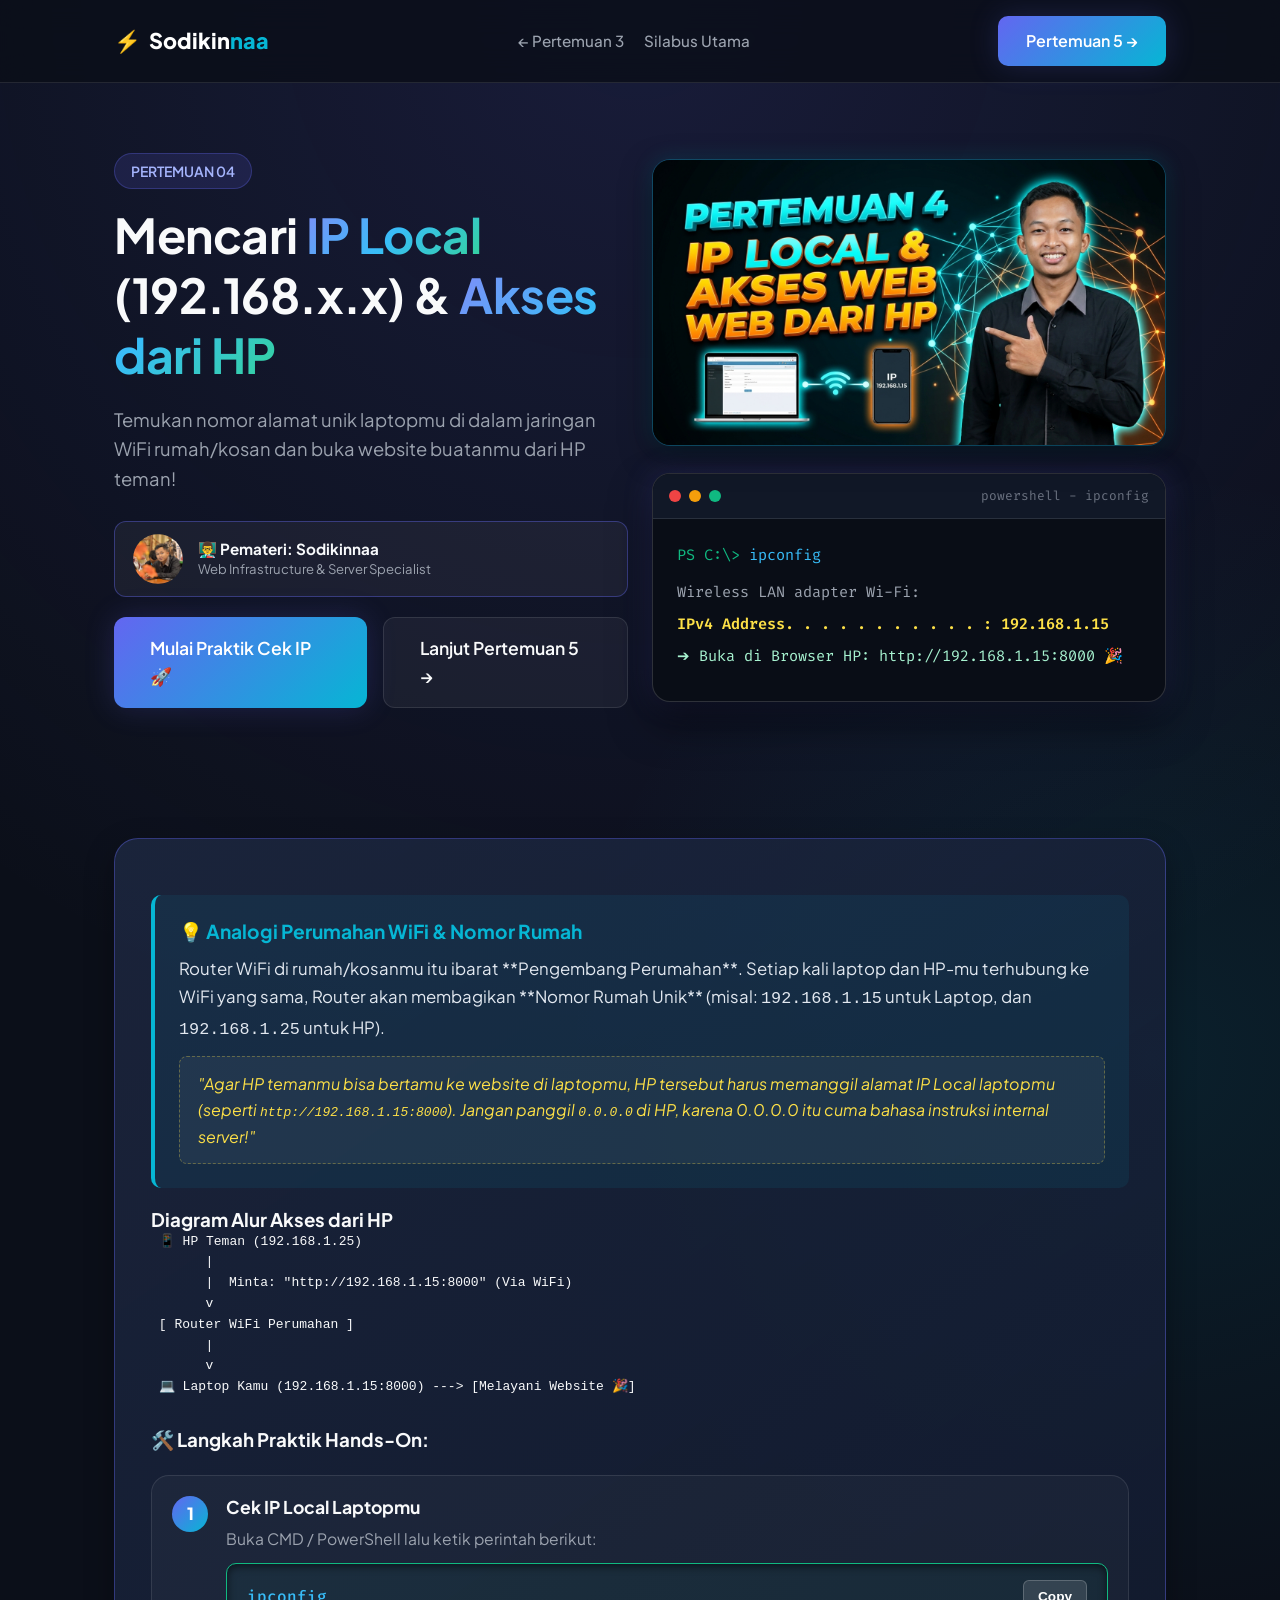
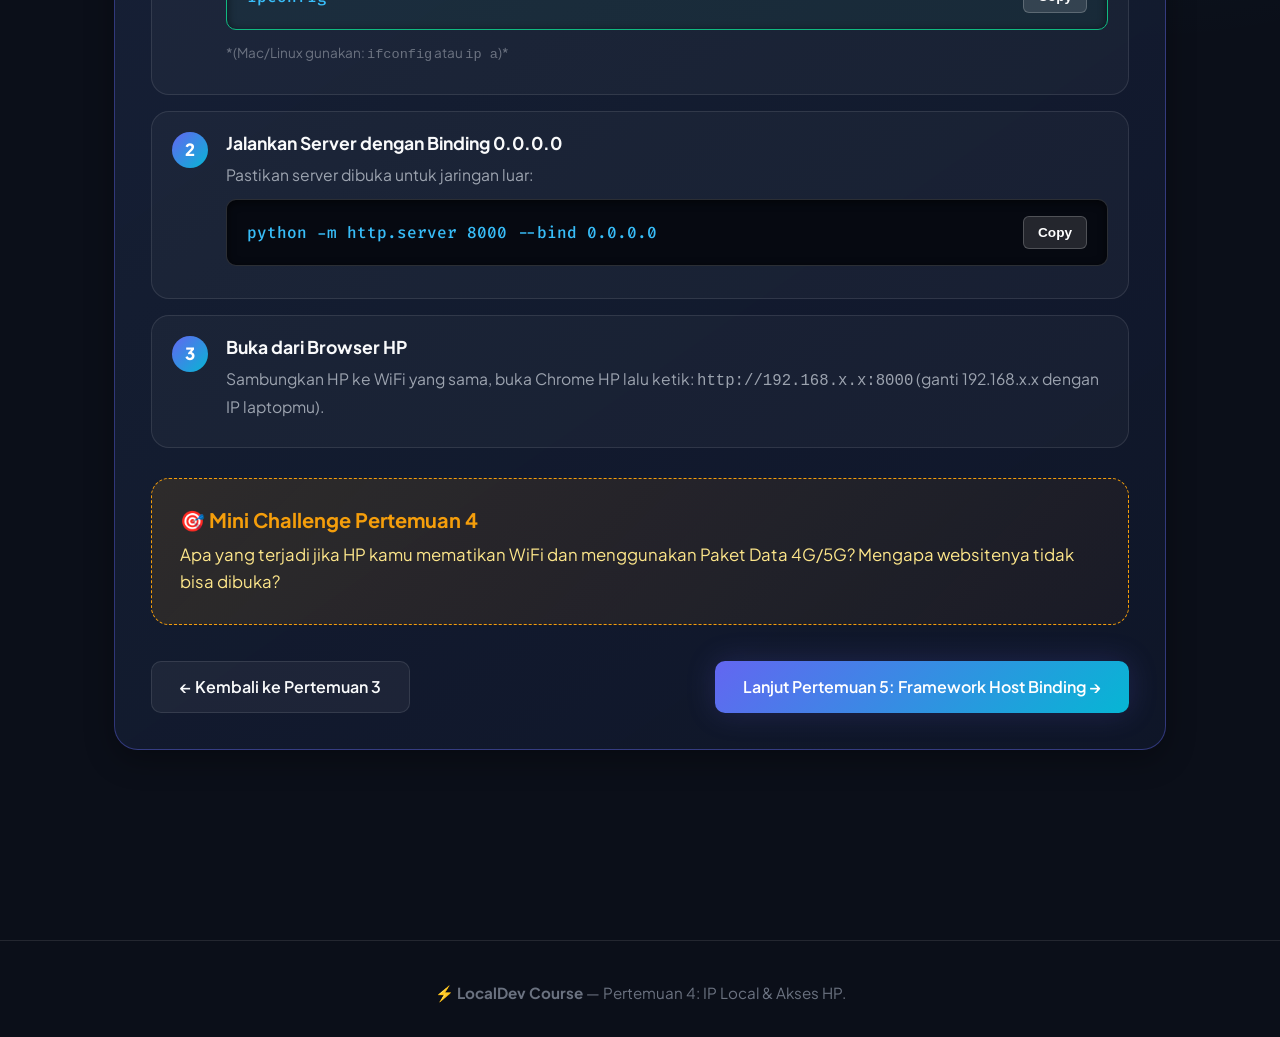
<file: pertemuan-4/index.html>
<!DOCTYPE html>
<html lang="id">
<head>
    <meta charset="UTF-8">
    <meta name="viewport" content="width=device-width, initial-scale=1.0">
    <title>Pertemuan 4: IP Local & Akses HP | Sodikinnaa</title>
    <link rel="preconnect" href="https://fonts.googleapis.com">
    <link rel="preconnect" href="https://fonts.gstatic.com" crossorigin>
    <link href="https://fonts.googleapis.com/css2?family=Plus+Jakarta+Sans:wght@400;500;600;700;800&family=Fira+Code:wght@400;500;600&display=swap" rel="stylesheet">
    <link rel="stylesheet" href="../style.css">
</head>
<body>

    <!-- Header Navigation -->
    <header class="navbar">
        <div class="container nav-container">
            <a href="../index.html" class="logo">
                <span class="logo-icon">⚡</span>
                <span class="logo-text">Sodikin<span class="highlight">naa</span></span>
            </a>
            <nav class="nav-links">
                <a href="../pertemuan-3/index.html">← Pertemuan 3</a>
                <a href="../index.html#silabus">Silabus Utama</a>
            </nav>
            <a href="../pertemuan-5/index.html" class="btn btn-primary nav-cta">Pertemuan 5 →</a>
        </div>
    </header>

    <!-- Hero Section Pertemuan 4 -->
    <section class="hero-section">
        <div class="container grid hero-grid">
            <div class="hero-content">
                <div class="badge">PERTEMUAN 04</div>
                <h1 class="hero-title">
                    Mencari <span class="gradient-text">IP Local</span> (192.168.x.x) & <span class="gradient-text">Akses dari HP</span>
                </h1>
                <p class="hero-subtitle">
                    Temukan nomor alamat unik laptopmu di dalam jaringan WiFi rumah/kosan dan buka website buatanmu dari HP teman!
                </p>
                <div class="speaker-profile-box" style="display: flex; align-items: center; gap: 15px; background: rgba(255, 255, 255, 0.05); padding: 12px 18px; border-radius: 12px; border: 1px solid var(--border-glow); margin: 20px 0;">
                    <img src="speaker.png" alt="Foto Pemateri" style="width: 50px; height: 50px; border-radius: 50%; object-fit: cover; border: 2px solid var(--primary-color);">
                    <div>
                        <h4 style="margin: 0; font-size: 0.95rem; color: #F8FAFC;">👨‍🏫 Pemateri: Sodikinnaa</h4>
                        <p style="margin: 0; font-size: 0.82rem; color: var(--text-muted);">Web Infrastructure & Server Specialist</p>
                    </div>
                </div>
                <div class="hero-actions">
                    <a href="#praktik" class="btn btn-primary btn-lg">Mulai Praktik Cek IP 🚀</a>
                    <a href="../pertemuan-5/index.html" class="btn btn-outline btn-lg">Lanjut Pertemuan 5 →</a>
                </div>
            </div>

            <div class="hero-visual">
                <img src="thumbnail.jpg" alt="Thumbnail Pertemuan 4" class="hero-thumbnail" style="margin-bottom: 20px;">
                <div class="terminal-card">
                    <div class="terminal-header">
                        <div class="dots">
                            <span class="dot red"></span>
                            <span class="dot yellow"></span>
                            <span class="dot green"></span>
                        </div>
                        <span class="terminal-title">powershell - ipconfig</span>
                    </div>
                    <div class="terminal-body">
                        <p class="cmd"><span class="prompt">PS C:\></span> ipconfig</p>
                        <p class="output">Wireless LAN adapter Wi-Fi:</p>
                        <p class="output highlight-net">   IPv4 Address. . . . . . . . . . . : 192.168.1.15</p>
                        <p class="output success">➔ Buka di Browser HP: http://192.168.1.15:8000 🎉</p>
                    </div>
                </div>
            </div>
        </div>
    </section>

    <!-- Polished Concept Card Section -->
    <section id="praktik" class="section">
        <div class="container">
            
            <div class="concept-card">
                <div class="analogy-box">
                    <h3>💡 Analogi Perumahan WiFi & Nomor Rumah</h3>
                    <p>
                        Router WiFi di rumah/kosanmu itu ibarat **Pengembang Perumahan**. Setiap kali laptop dan HP-mu terhubung ke WiFi yang sama, Router akan membagikan **Nomor Rumah Unik** (misal: <code>192.168.1.15</code> untuk Laptop, dan <code>192.168.1.25</code> untuk HP).
                    </p>
                    <div class="quote-highlight">
                        "Agar HP temanmu bisa bertamu ke website di laptopmu, HP tersebut harus memanggil alamat IP Local laptopmu (seperti <code>http://192.168.1.15:8000</code>). Jangan panggil <code>0.0.0.0</code> di HP, karena 0.0.0.0 itu cuma bahasa instruksi internal server!"
                    </div>
                </div>

                <h3>Diagram Alur Akses dari HP</h3>
                <div class="ascii-diagram">
<pre>
 📱 HP Teman (192.168.1.25)
       |
       |  Minta: "http://192.168.1.15:8000" (Via WiFi)
       v
 [ Router WiFi Perumahan ]
       |
       v
 💻 Laptop Kamu (192.168.1.15:8000) ---> [Melayani Website 🎉]
</pre>
                </div>

                <h3 style="margin-top: 30px;">🛠️ Langkah Praktik Hands-On:</h3>
                
                <div class="step-container">
                    <div class="step-item">
                        <div class="step-num">1</div>
                        <div class="step-content">
                            <h4>Cek IP Local Laptopmu</h4>
                            <p>Buka CMD / PowerShell lalu ketik perintah berikut:</p>
                            <div class="code-block highlight-code">
                                <code>ipconfig</code>
                                <button class="copy-btn" onclick="copyCode(this)">Copy</button>
                            </div>
                            <p style="font-size: 0.85rem; color: var(--text-dim);">*(Mac/Linux gunakan: <code>ifconfig</code> atau <code>ip a</code>)*</p>
                        </div>
                    </div>

                    <div class="step-item">
                        <div class="step-num">2</div>
                        <div class="step-content">
                            <h4>Jalankan Server dengan Binding 0.0.0.0</h4>
                            <p>Pastikan server dibuka untuk jaringan luar:</p>
                            <div class="code-block">
                                <code>python -m http.server 8000 --bind 0.0.0.0</code>
                                <button class="copy-btn" onclick="copyCode(this)">Copy</button>
                            </div>
                        </div>
                    </div>

                    <div class="step-item">
                        <div class="step-num">3</div>
                        <div class="step-content">
                            <h4>Buka dari Browser HP</h4>
                            <p>Sambungkan HP ke WiFi yang sama, buka Chrome HP lalu ketik: <code>http://192.168.x.x:8000</code> (ganti 192.168.x.x dengan IP laptopmu).</p>
                        </div>
                    </div>
                </div>

                <div class="challenge-card">
                    <h3>🎯 Mini Challenge Pertemuan 4</h3>
                    <p>Apa yang terjadi jika HP kamu mematikan WiFi dan menggunakan Paket Data 4G/5G? Mengapa websitenya tidak bisa dibuka?</p>
                </div>

                <div class="hero-actions" style="margin-top: 36px; justify-content: space-between;">
                    <a href="../pertemuan-3/index.html" class="btn btn-outline">← Kembali ke Pertemuan 3</a>
                    <a href="../pertemuan-5/index.html" class="btn btn-primary">Lanjut Pertemuan 5: Framework Host Binding →</a>
                </div>
            </div>

        </div>
    </section>

    <!-- Footer -->
    <footer class="footer">
        <div class="container text-center">
            <p>⚡ <strong>LocalDev Course</strong> — Pertemuan 4: IP Local & Akses HP.</p>
        </div>
    </footer>

    <script src="../script.js"></script>
</body>
</html>
</file>
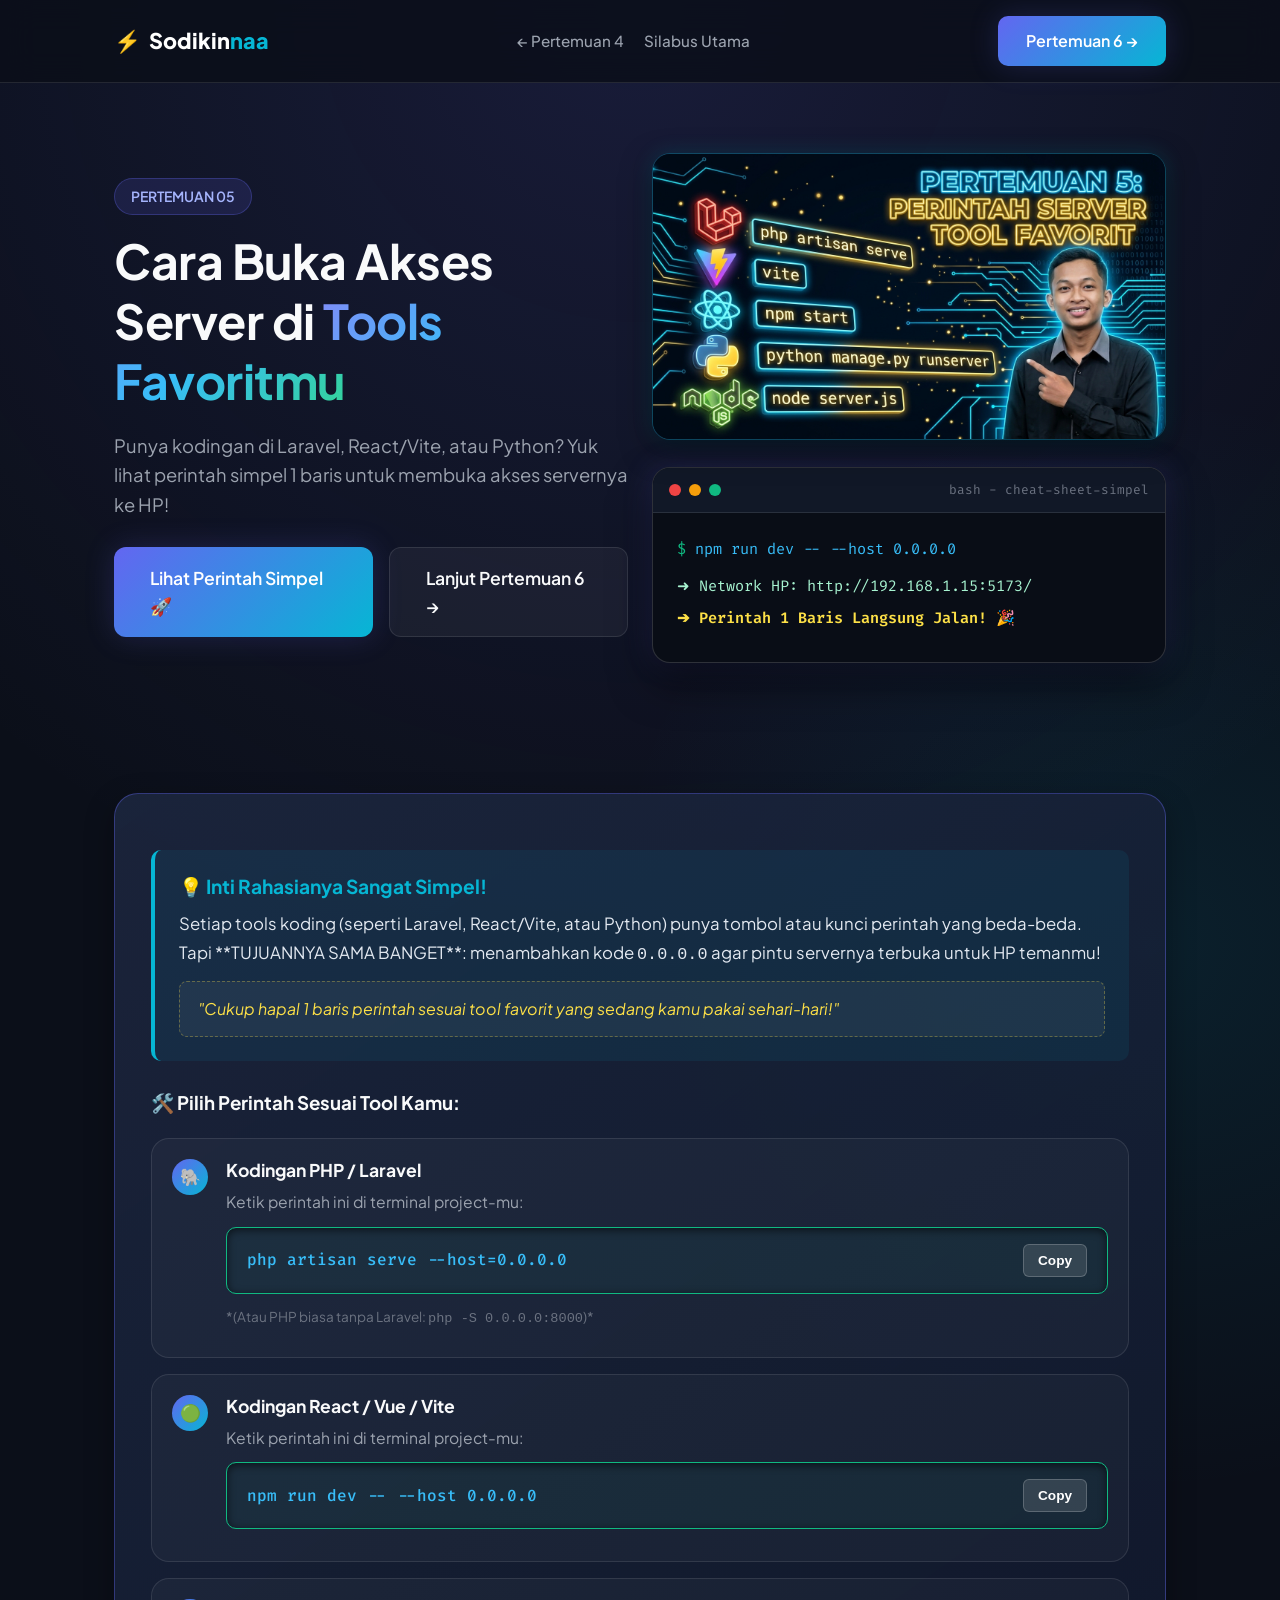
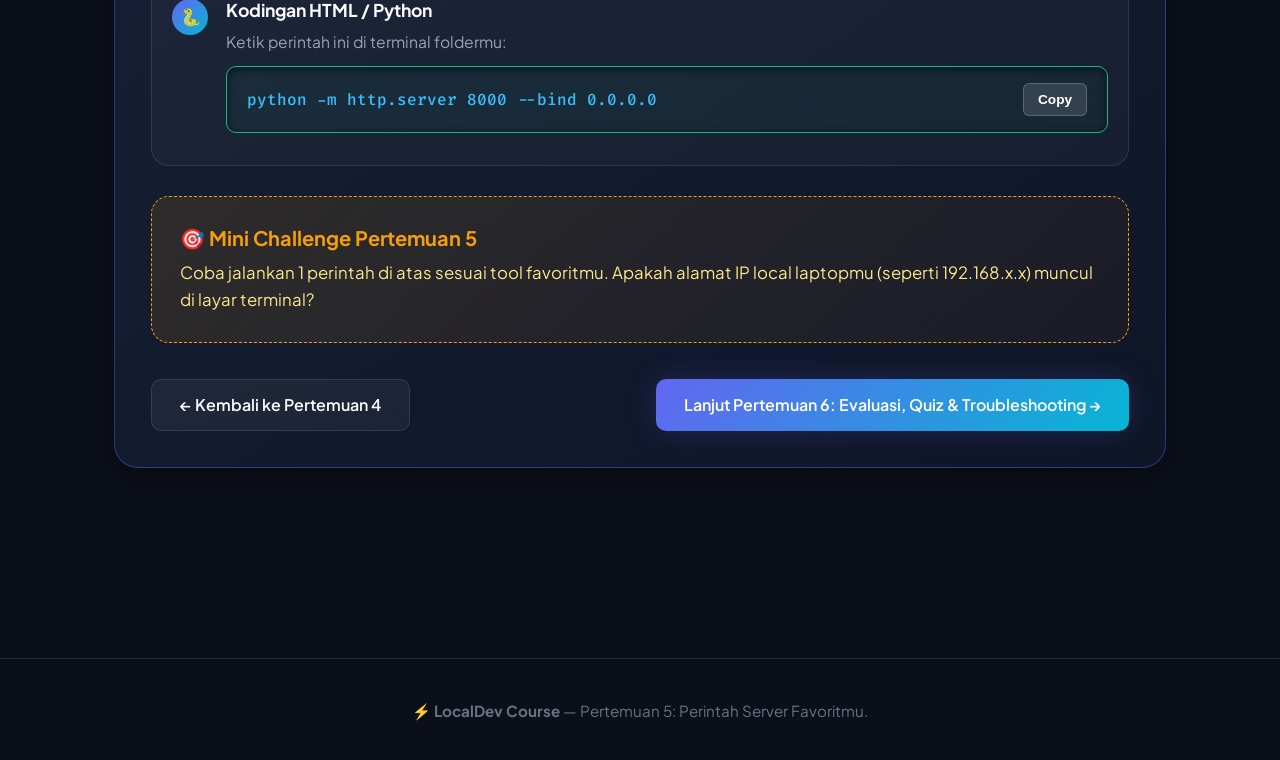
<file: pertemuan-5/index.html>
<!DOCTYPE html>
<html lang="id">
<head>
    <meta charset="UTF-8">
    <meta name="viewport" content="width=device-width, initial-scale=1.0">
    <title>Pertemuan 5: Perintah Server Simpel | Sodikinnaa</title>
    <link rel="preconnect" href="https://fonts.googleapis.com">
    <link rel="preconnect" href="https://fonts.gstatic.com" crossorigin>
    <link href="https://fonts.googleapis.com/css2?family=Plus+Jakarta+Sans:wght@400;500;600;700;800&family=Fira+Code:wght@400;500;600&display=swap" rel="stylesheet">
    <link rel="stylesheet" href="../style.css">
</head>
<body>

    <!-- Header Navigation -->
    <header class="navbar">
        <div class="container nav-container">
            <a href="../index.html" class="logo">
                <span class="logo-icon">⚡</span>
                <span class="logo-text">Sodikin<span class="highlight">naa</span></span>
            </a>
            <nav class="nav-links">
                <a href="../pertemuan-4/index.html">← Pertemuan 4</a>
                <a href="../index.html#silabus">Silabus Utama</a>
            </nav>
            <a href="../pertemuan-6/index.html" class="btn btn-primary nav-cta">Pertemuan 6 →</a>
        </div>
    </header>

    <!-- Hero Section Pertemuan 5 -->
    <section class="hero-section">
        <div class="container grid hero-grid">
            <div class="hero-content">
                <div class="badge">PERTEMUAN 05</div>
                <h1 class="hero-title">
                    Cara Buka Akses Server di <span class="gradient-text">Tools Favoritmu</span>
                </h1>
                <p class="hero-subtitle">
                    Punya kodingan di Laravel, React/Vite, atau Python? Yuk lihat perintah simpel 1 baris untuk membuka akses servernya ke HP!
                </p>
                <div class="hero-actions">
                    <a href="#praktik" class="btn btn-primary btn-lg">Lihat Perintah Simpel 🚀</a>
                    <a href="../pertemuan-6/index.html" class="btn btn-outline btn-lg">Lanjut Pertemuan 6 →</a>
                </div>
            </div>

            <div class="hero-visual">
                <img src="thumbnail.jpg" alt="Thumbnail Pertemuan 5" class="hero-thumbnail" style="margin-bottom: 20px;">
                <div class="terminal-card">
                    <div class="terminal-header">
                        <div class="dots">
                            <span class="dot red"></span>
                            <span class="dot yellow"></span>
                            <span class="dot green"></span>
                        </div>
                        <span class="terminal-title">bash - cheat-sheet-simpel</span>
                    </div>
                    <div class="terminal-body">
                        <p class="cmd"><span class="prompt">$</span> npm run dev -- --host 0.0.0.0</p>
                        <p class="output success">➜ Network HP: http://192.168.1.15:5173/</p>
                        <p class="output highlight-net">➔ Perintah 1 Baris Langsung Jalan! 🎉</p>
                    </div>
                </div>
            </div>
        </div>
    </section>

    <!-- Polished Concept Card Section (Simplified for Beginners) -->
    <section id="praktik" class="section">
        <div class="container">
            
            <div class="concept-card">
                <div class="analogy-box">
                    <h3>💡 Inti Rahasianya Sangat Simpel!</h3>
                    <p>
                        Setiap tools koding (seperti Laravel, React/Vite, atau Python) punya tombol atau kunci perintah yang beda-beda. Tapi **TUJUANNYA SAMA BANGET**: menambahkan kode <code>0.0.0.0</code> agar pintu servernya terbuka untuk HP temanmu!
                    </p>
                    <div class="quote-highlight">
                        "Cukup hapal 1 baris perintah sesuai tool favorit yang sedang kamu pakai sehari-hari!"
                    </div>
                </div>

                <h3 style="margin-top: 30px;">🛠️ Pilih Perintah Sesuai Tool Kamu:</h3>
                
                <div class="step-container">
                    <!-- PHP / Laravel -->
                    <div class="step-item">
                        <div class="step-num">🐘</div>
                        <div class="step-content">
                            <h4>Kodingan PHP / Laravel</h4>
                            <p>Ketik perintah ini di terminal project-mu:</p>
                            <div class="code-block highlight-code">
                                <code>php artisan serve --host=0.0.0.0</code>
                                <button class="copy-btn" onclick="copyCode(this)">Copy</button>
                            </div>
                            <p style="font-size: 0.85rem; color: var(--text-dim);">*(Atau PHP biasa tanpa Laravel: <code>php -S 0.0.0.0:8000</code>)*</p>
                        </div>
                    </div>

                    <!-- Node.js / Vite -->
                    <div class="step-item">
                        <div class="step-num">🟢</div>
                        <div class="step-content">
                            <h4>Kodingan React / Vue / Vite</h4>
                            <p>Ketik perintah ini di terminal project-mu:</p>
                            <div class="code-block highlight-code">
                                <code>npm run dev -- --host 0.0.0.0</code>
                                <button class="copy-btn" onclick="copyCode(this)">Copy</button>
                            </div>
                        </div>
                    </div>

                    <!-- Python -->
                    <div class="step-item">
                        <div class="step-num">🐍</div>
                        <div class="step-content">
                            <h4>Kodingan HTML / Python</h4>
                            <p>Ketik perintah ini di terminal foldermu:</p>
                            <div class="code-block highlight-code">
                                <code>python -m http.server 8000 --bind 0.0.0.0</code>
                                <button class="copy-btn" onclick="copyCode(this)">Copy</button>
                            </div>
                        </div>
                    </div>
                </div>

                <div class="challenge-card">
                    <h3>🎯 Mini Challenge Pertemuan 5</h3>
                    <p>Coba jalankan 1 perintah di atas sesuai tool favoritmu. Apakah alamat IP local laptopmu (seperti 192.168.x.x) muncul di layar terminal?</p>
                </div>

                <div class="hero-actions" style="margin-top: 36px; justify-content: space-between;">
                    <a href="../pertemuan-4/index.html" class="btn btn-outline">← Kembali ke Pertemuan 4</a>
                    <a href="../pertemuan-6/index.html" class="btn btn-primary">Lanjut Pertemuan 6: Evaluasi, Quiz & Troubleshooting →</a>
                </div>
            </div>

        </div>
    </section>

    <!-- Footer -->
    <footer class="footer">
        <div class="container text-center">
            <p>⚡ <strong>LocalDev Course</strong> — Pertemuan 5: Perintah Server Favoritmu.</p>
        </div>
    </footer>

    <script src="../script.js"></script>
</body>
</html>
</file>
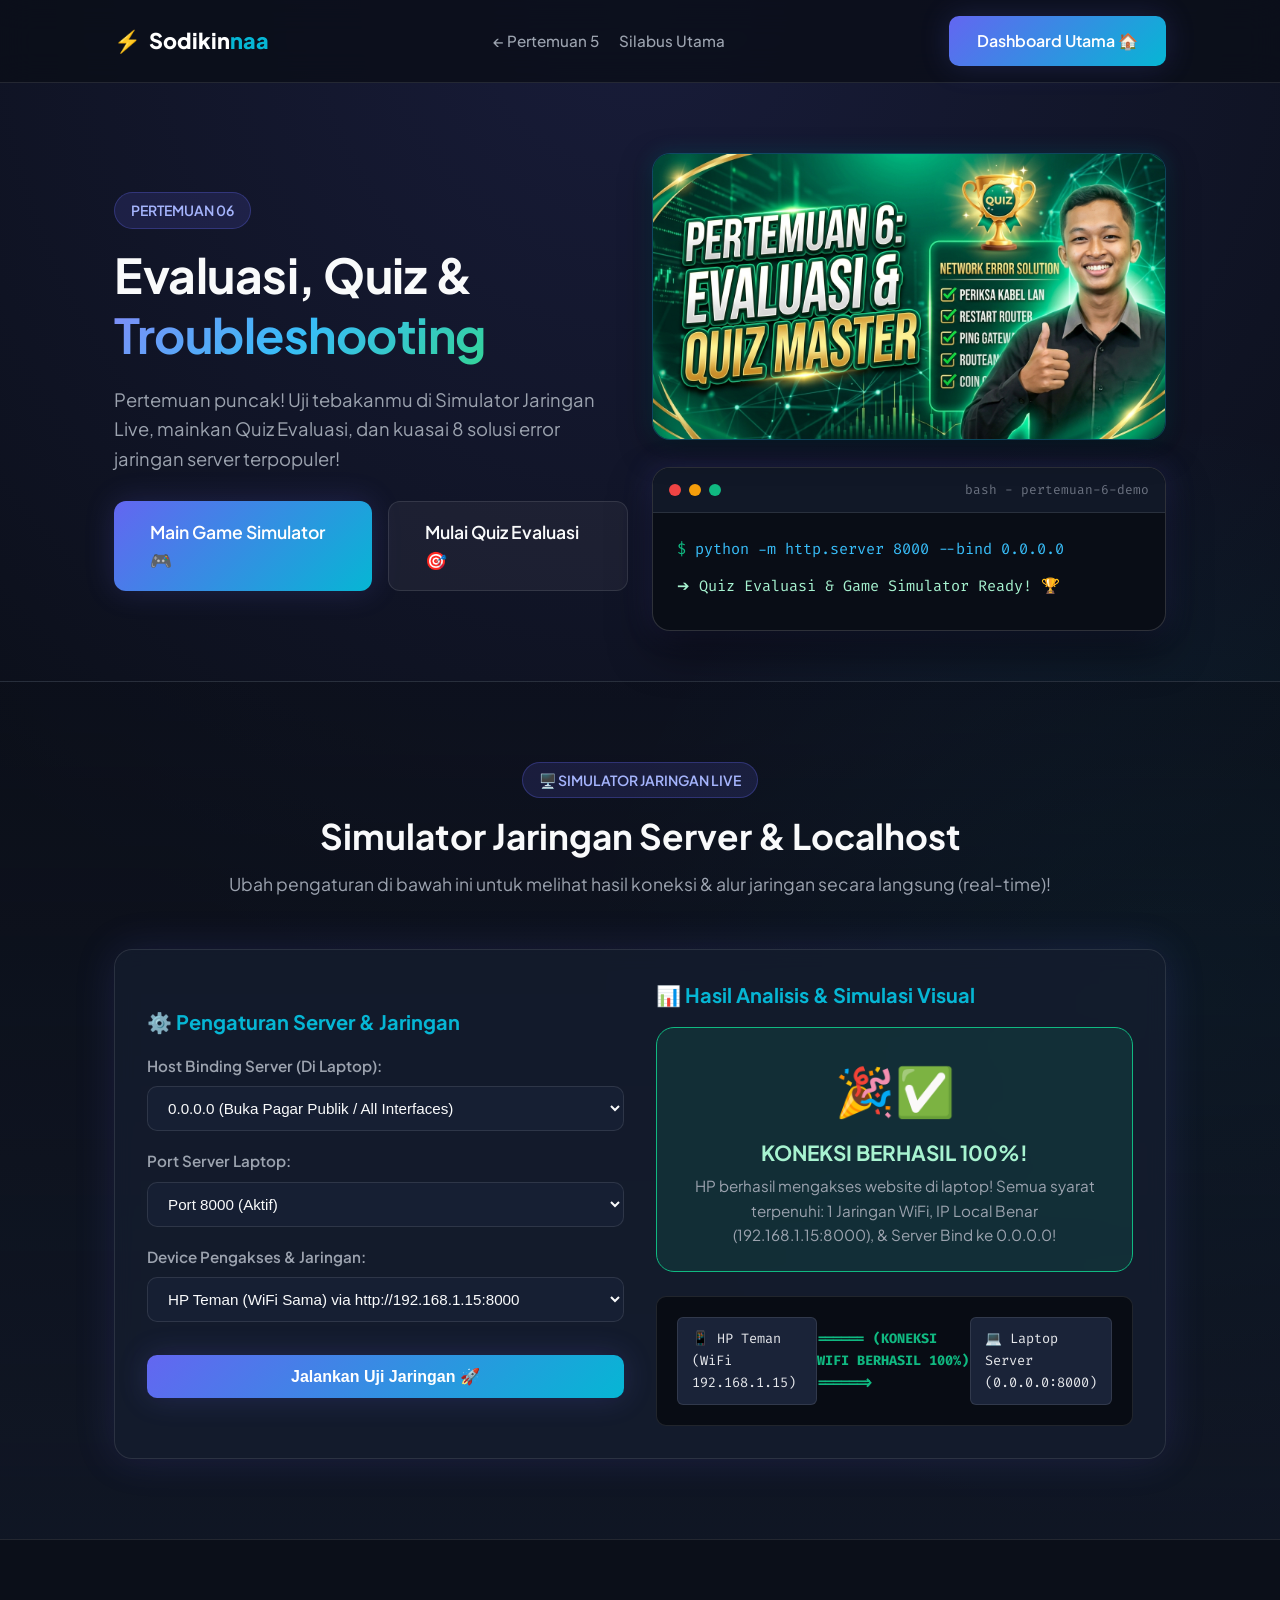
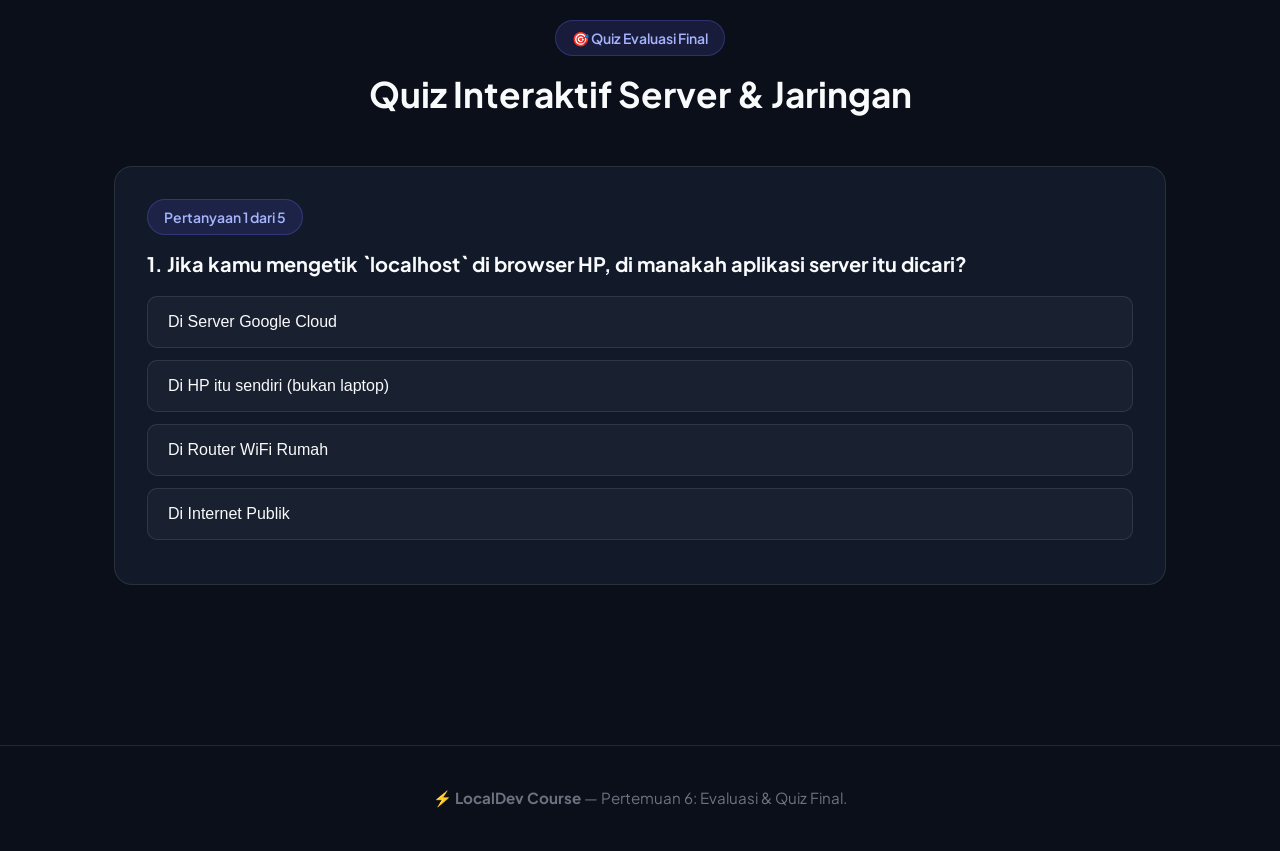
<file: pertemuan-6/index.html>
<!DOCTYPE html>
<html lang="id">
<head>
    <meta charset="UTF-8">
    <meta name="viewport" content="width=device-width, initial-scale=1.0">
    <title>Pertemuan 6: Evaluasi & Quiz | Sodikinnaa</title>
    <link rel="preconnect" href="https://fonts.googleapis.com">
    <link rel="preconnect" href="https://fonts.gstatic.com" crossorigin>
    <link href="https://fonts.googleapis.com/css2?family=Plus+Jakarta+Sans:wght@400;500;600;700;800&family=Fira+Code:wght@400;500;600&display=swap" rel="stylesheet">
    <link rel="stylesheet" href="../style.css">
</head>
<body>

    <!-- Header Navigation -->
    <header class="navbar">
        <div class="container nav-container">
            <a href="../index.html" class="logo">
                <span class="logo-icon">⚡</span>
                <span class="logo-text">Sodikin<span class="highlight">naa</span></span>
            </a>
            <nav class="nav-links">
                <a href="../pertemuan-5/index.html">← Pertemuan 5</a>
                <a href="../index.html#silabus">Silabus Utama</a>
            </nav>
            <a href="../index.html" class="btn btn-primary nav-cta">Dashboard Utama 🏠</a>
        </div>
    </header>

    <!-- Hero Section Pertemuan 6 -->
    <section class="hero-section">
        <div class="container grid hero-grid">
            <div class="hero-content">
                <div class="badge">PERTEMUAN 06</div>
                <h1 class="hero-title">
                    Evaluasi, Quiz & <span class="gradient-text">Troubleshooting</span>
                </h1>
                <p class="hero-subtitle">
                    Pertemuan puncak! Uji tebakanmu di Simulator Jaringan Live, mainkan Quiz Evaluasi, dan kuasai 8 solusi error jaringan server terpopuler!
                </p>
                <div class="hero-actions">
                    <a href="#simulator-box" class="btn btn-primary btn-lg">Main Game Simulator 🎮</a>
                    <a href="#quiz-box" class="btn btn-outline btn-lg">Mulai Quiz Evaluasi 🎯</a>
                </div>
            </div>

            <div class="hero-visual">
                <img src="thumbnail.jpg" alt="Thumbnail Pertemuan 6" class="hero-thumbnail" style="margin-bottom: 20px;">
                <div class="terminal-card">
                    <div class="terminal-header">
                        <div class="dots">
                            <span class="dot red"></span>
                            <span class="dot yellow"></span>
                            <span class="dot green"></span>
                        </div>
                        <span class="terminal-title">bash - pertemuan-6-demo</span>
                    </div>
                    <div class="terminal-body">
                        <p class="cmd"><span class="prompt">$</span> python -m http.server 8000 --bind 0.0.0.0</p>
                        <p class="output success">➔ Quiz Evaluasi & Game Simulator Ready! 🏆</p>
                    </div>
                </div>
            </div>
        </div>
    </section>

    <!-- Simulator Box Section (Direct Live Simulator) -->
    <section id="simulator-box" class="section simulator-section">
        <div class="container">
            <div class="section-header text-center">
                <div class="badge">🖥️ SIMULATOR JARINGAN LIVE</div>
                <h2 class="section-title">Simulator Jaringan Server & Localhost</h2>
                <p class="section-subtitle">Ubah pengaturan di bawah ini untuk melihat hasil koneksi & alur jaringan secara langsung (real-time)!</p>
            </div>

            <div class="card simulator-card">
                <div class="grid simulator-grid">
                    <div class="sim-controls">
                        <h3>⚙️ Pengaturan Server & Jaringan</h3>
                        <div class="sim-group">
                            <label>Host Binding Server (Di Laptop):</label>
                            <select id="sim-bind" class="sim-select" onchange="runSimulation()">
                                <option value="127.0.0.1">127.0.0.1 (Loopback / Cermin Intern)</option>
                                <option value="0.0.0.0" selected>0.0.0.0 (Buka Pagar Publik / All Interfaces)</option>
                            </select>
                        </div>
                        <div class="sim-group">
                            <label>Port Server Laptop:</label>
                            <select id="sim-port" class="sim-select" onchange="runSimulation()">
                                <option value="8000">Port 8000 (Aktif)</option>
                                <option value="3000">Port 3000 (Bentrok dengan Node.js)</option>
                            </select>
                        </div>
                        <div class="sim-group">
                            <label>Device Pengakses & Jaringan:</label>
                            <select id="sim-device" class="sim-select" onchange="runSimulation()">
                                <option value="laptop-localhost">Laptop Sendiri via http://localhost:8000</option>
                                <option value="hp-wifi-correct" selected>HP Teman (WiFi Sama) via http://192.168.1.15:8000</option>
                                <option value="hp-wifi-wrong-ip">HP Teman (WiFi Sama) via http://0.0.0.0:8000 (Salah IP)</option>
                                <option value="hp-cellular">HP Pakai Paket Data 4G/5G (Beda Jaringan)</option>
                            </select>
                        </div>

                        <button class="btn btn-primary w-100" onclick="runSimulation()" style="margin-top: 15px;">Jalankan Uji Jaringan 🚀</button>
                    </div>

                    <div class="sim-visual-box">
                        <h3>📊 Hasil Analisis & Simulasi Visual</h3>
                        <div id="sim-result-card" class="sim-status-card success">
                            <div class="sim-icon" id="sim-icon">🎉</div>
                            <h4 id="sim-status-title">Koneksi Berhasil!</h4>
                            <p id="sim-status-desc">HP berhasil mengakses website di laptop karena server menggunakan binding 0.0.0.0 dan berada dalam 1 jaringan WiFi yang sama.</p>
                        </div>
                        <div class="sim-flow-diagram">
                            <div class="flow-node" id="node-device">📱 HP Teman (192.168.1.25)</div>
                            <div class="flow-line" id="flow-line">-------------------></div>
                            <div class="flow-node" id="node-server">💻 Laptop (192.168.1.15:8000)</div>
                        </div>
                    </div>
                </div>
            </div>
        </div>
    </section>

    <!-- Quiz Section -->
    <section id="quiz-box" class="section quiz-section">
        <div class="container">
            <div class="section-header text-center">
                <div class="badge">🎯 Quiz Evaluasi Final</div>
                <h2 class="section-title">Quiz Interaktif Server & Jaringan</h2>
            </div>
            <div class="quiz-container card">
                <div id="quiz-wrapper"></div>
                <div id="quiz-result" class="quiz-result hidden">
                    <h3>🎉 Hasil Quiz Kamu: <span id="score-text">0/5</span></h3>
                    <p id="feedback-text"></p>
                    <button class="btn btn-primary" onclick="resetQuiz()">Coba Lagi 🔄</button>
                </div>
            </div>
        </div>
    </section>

    <!-- Footer -->
    <footer class="footer">
        <div class="container text-center">
            <p>⚡ <strong>LocalDev Course</strong> — Pertemuan 6: Evaluasi & Quiz Final.</p>
        </div>
    </footer>

    <script src="../script.js"></script>
</body>
</html>
</file>
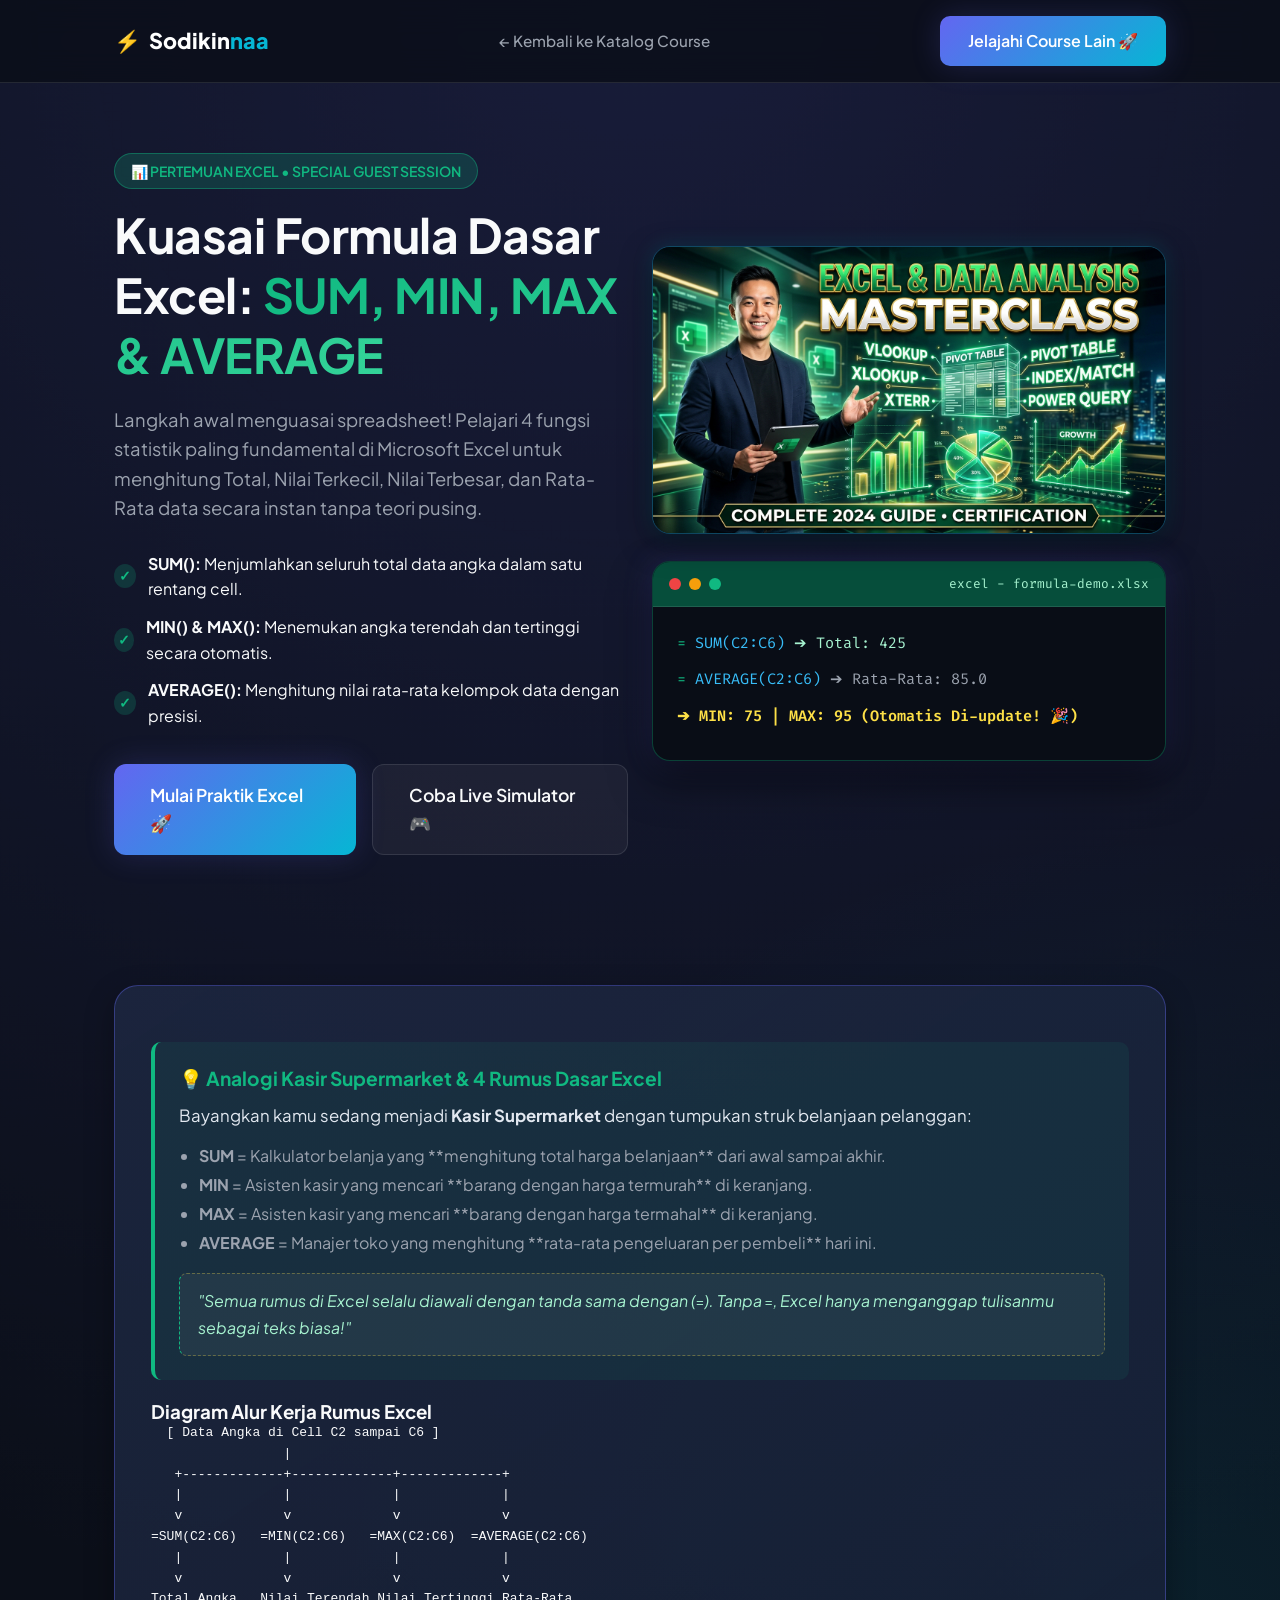
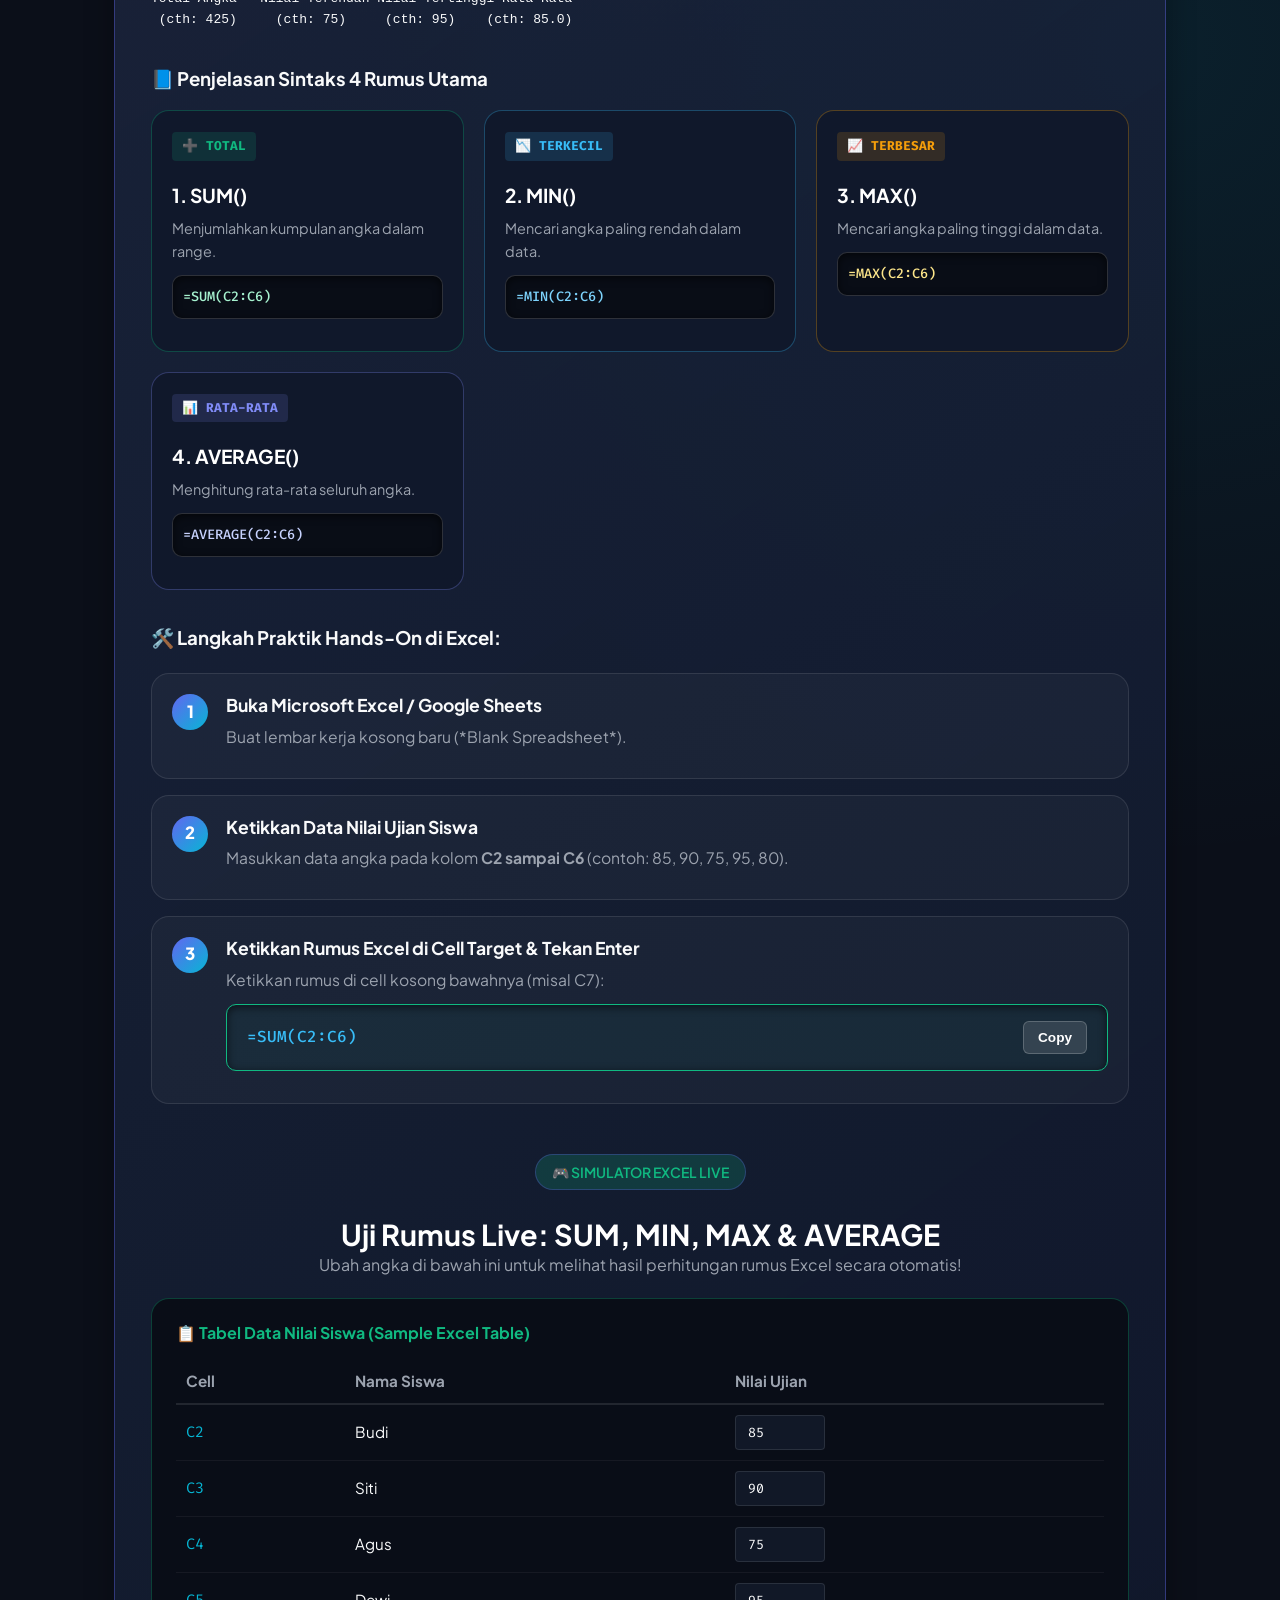
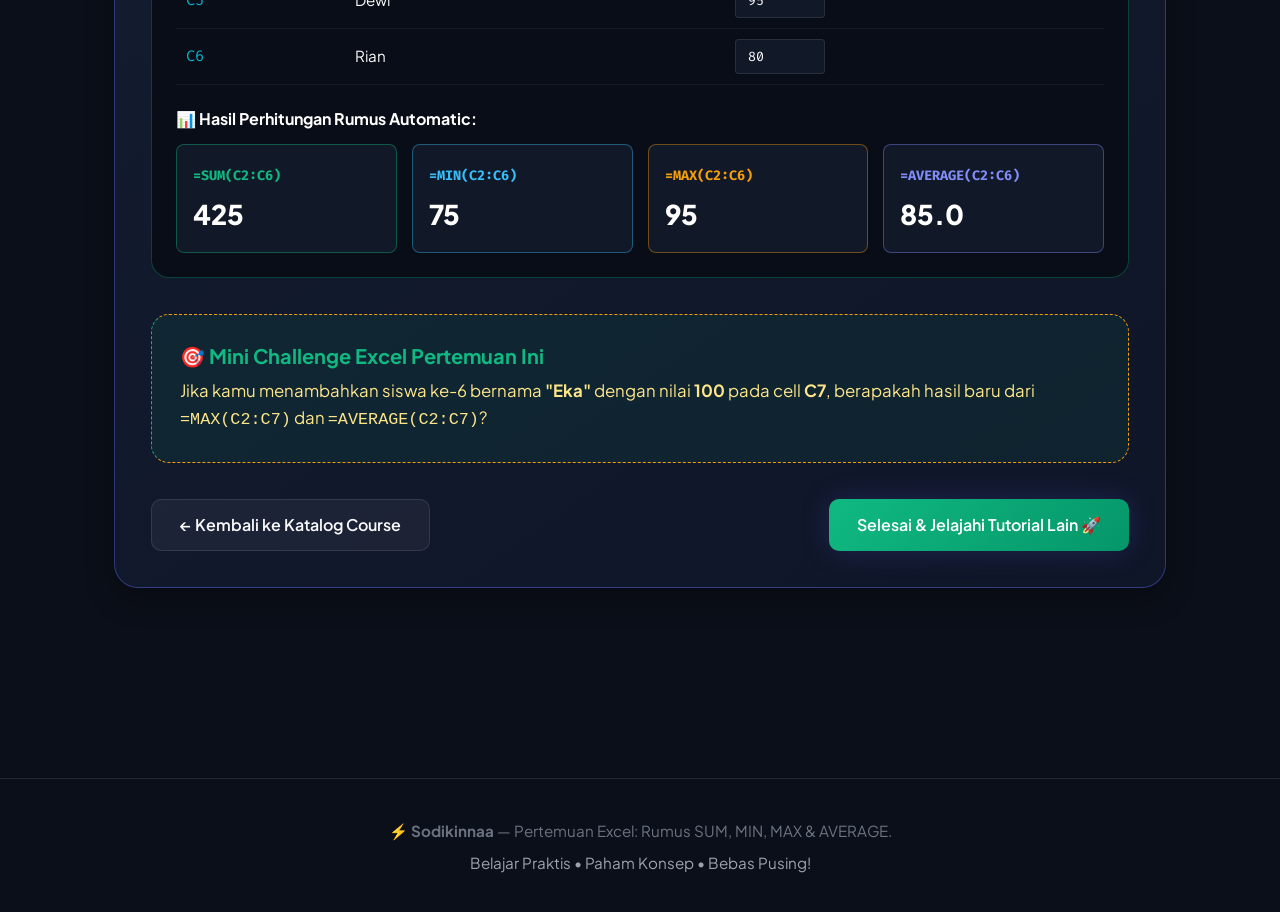
<file: pertemuan-excel/index.html>
<!DOCTYPE html>
<html lang="id">
<head>
    <meta charset="UTF-8">
    <meta name="viewport" content="width=device-width, initial-scale=1.0">
    <title>Pertemuan Excel: Formula Dasar SUM, MIN, MAX & AVERAGE | Sodikinnaa</title>
    <link rel="preconnect" href="https://fonts.googleapis.com">
    <link rel="preconnect" href="https://fonts.gstatic.com" crossorigin>
    <link href="https://fonts.googleapis.com/css2?family=Plus+Jakarta+Sans:wght@400;500;600;700;800&family=Fira+Code:wght@400;500;600&display=swap" rel="stylesheet">
    <link rel="stylesheet" href="../style.css">
</head>
<body>

    <!-- Header Navigation -->
    <header class="navbar">
        <div class="container nav-container">
            <a href="../index.html" class="logo">
                <span class="logo-icon">⚡</span>
                <span class="logo-text">Sodikin<span class="highlight">naa</span></span>
            </a>
            <nav class="nav-links">
                <a href="../index.html#katalog">← Kembali ke Katalog Course</a>
            </nav>
            <a href="../index.html" class="btn btn-primary nav-cta">Jelajahi Course Lain 🚀</a>
        </div>
    </header>

    <!-- Hero Section Excel Masterclass -->
    <section class="hero-section">
        <div class="container grid hero-grid">
            <div class="hero-content">
                <div class="badge" style="background: rgba(16, 185, 129, 0.2); color: #10B981; border-color: rgba(16, 185, 129, 0.4);">
                    📊 PERTEMUAN EXCEL • SPECIAL GUEST SESSION
                </div>
                <h1 class="hero-title">
                    Kuasai Formula Dasar Excel: <span class="gradient-text" style="background: linear-gradient(135deg, #10B981, #34D399); -webkit-background-clip: text; -webkit-text-fill-color: transparent;">SUM, MIN, MAX & AVERAGE</span>
                </h1>
                <p class="hero-subtitle">
                    Langkah awal menguasai spreadsheet! Pelajari 4 fungsi statistik paling fundamental di Microsoft Excel untuk menghitung Total, Nilai Terkecil, Nilai Terbesar, dan Rata-Rata data secara instan tanpa teori pusing.
                </p>
                <div class="hero-benefits">
                    <div class="benefit-item">
                        <span class="check-icon">✓</span>
                        <span><strong>SUM():</strong> Menjumlahkan seluruh total data angka dalam satu rentang cell.</span>
                    </div>
                    <div class="benefit-item">
                        <span class="check-icon">✓</span>
                        <span><strong>MIN() & MAX():</strong> Menemukan angka terendah dan tertinggi secara otomatis.</span>
                    </div>
                    <div class="benefit-item">
                        <span class="check-icon">✓</span>
                        <span><strong>AVERAGE():</strong> Menghitung nilai rata-rata kelompok data dengan presisi.</span>
                    </div>
                </div>
                <div class="hero-actions">
                    <a href="#praktik-excel" class="btn btn-primary btn-lg">Mulai Praktik Excel 🚀</a>
                    <a href="#excel-simulator" class="btn btn-outline btn-lg">Coba Live Simulator 🎮</a>
                </div>
            </div>

            <!-- Visual Hero Card -->
            <div class="hero-visual">
                <img src="thumbnail.jpg" alt="Thumbnail Excel Course" class="hero-thumbnail" style="margin-bottom: 20px;">
                <div class="terminal-card" style="border-color: rgba(16, 185, 129, 0.3);">
                    <div class="terminal-header" style="background: #064E3B;">
                        <div class="dots">
                            <span class="dot red"></span>
                            <span class="dot yellow"></span>
                            <span class="dot green"></span>
                        </div>
                        <span class="terminal-title" style="color: #A7F3D0;">excel - formula-demo.xlsx</span>
                    </div>
                    <div class="terminal-body">
                        <p class="cmd"><span class="prompt">=</span> SUM(C2:C6) <span class="output success">➔ Total: 425</span></p>
                        <p class="cmd"><span class="prompt">=</span> AVERAGE(C2:C6) <span class="output info">➔ Rata-Rata: 85.0</span></p>
                        <p class="output highlight-net">➔ MIN: 75 | MAX: 95 (Otomatis Di-update! 🎉)</p>
                    </div>
                </div>
            </div>
        </div>
    </section>

    <!-- Polished Concept Card & Hands-On Section -->
    <section id="praktik-excel" class="section">
        <div class="container">
            
            <div class="concept-card">
                <!-- Analogi Box -->
                <div class="analogy-box" style="border-left-color: #10B981; background: rgba(16, 185, 129, 0.08);">
                    <h3 style="color: #10B981;">💡 Analogi Kasir Supermarket & 4 Rumus Dasar Excel</h3>
                    <p>
                        Bayangkan kamu sedang menjadi <strong>Kasir Supermarket</strong> dengan tumpukan struk belanjaan pelanggan:
                    </p>
                    <ul style="margin: 12px 0 16px 20px; color: var(--text-muted); line-height: 1.8;">
                        <li><strong>SUM</strong> = Kalkulator belanja yang **menghitung total harga belanjaan** dari awal sampai akhir.</li>
                        <li><strong>MIN</strong> = Asisten kasir yang mencari **barang dengan harga termurah** di keranjang.</li>
                        <li><strong>MAX</strong> = Asisten kasir yang mencari **barang dengan harga termahal** di keranjang.</li>
                        <li><strong>AVERAGE</strong> = Manajer toko yang menghitung **rata-rata pengeluaran per pembeli** hari ini.</li>
                    </ul>
                    <div class="quote-highlight" style="border-left-color: #10B981; color: #A7F3D0;">
                        "Semua rumus di Excel selalu diawali dengan tanda sama dengan (<code>=</code>). Tanpa <code>=</code>, Excel hanya menganggap tulisanmu sebagai teks biasa!"
                    </div>
                </div>

                <h3>Diagram Alur Kerja Rumus Excel</h3>
                <div class="ascii-diagram">
<pre>
  [ Data Angka di Cell C2 sampai C6 ]
                 |
   +-------------+-------------+-------------+
   |             |             |             |
   v             v             v             v
=SUM(C2:C6)   =MIN(C2:C6)   =MAX(C2:C6)  =AVERAGE(C2:C6)
   |             |             |             |
   v             v             v             v
Total Angka   Nilai Terendah Nilai Tertinggi Rata-Rata
 (cth: 425)     (cth: 75)     (cth: 95)    (cth: 85.0)
</pre>
                </div>

                <!-- 4 Detail Cards -->
                <h3 style="margin-top: 36px; margin-bottom: 20px;">📘 Penjelasan Sintaks 4 Rumus Utama</h3>
                <div class="grid" style="grid-template-columns: repeat(auto-fit, minmax(260px, 1fr)); gap: 20px; margin-bottom: 36px;">
                    
                    <!-- SUM Card -->
                    <div style="background: rgba(15, 23, 42, 0.8); border: 1px solid rgba(16, 185, 129, 0.3); padding: 20px; border-radius: var(--radius-md);">
                        <span class="p-badge" style="background: rgba(16, 185, 129, 0.15); color: #10B981;">➕ TOTAL</span>
                        <h4 style="font-size: 1.2rem; margin: 10px 0; color: #fff;">1. SUM()</h4>
                        <p style="color: var(--text-muted); font-size: 0.9rem;">Menjumlahkan kumpulan angka dalam range.</p>
                        <div class="code-block" style="margin-top: 12px; background: #090D16; padding: 10px;">
                            <code style="color: #A7F3D0; font-size: 0.85rem;">=SUM(C2:C6)</code>
                        </div>
                    </div>

                    <!-- MIN Card -->
                    <div style="background: rgba(15, 23, 42, 0.8); border: 1px solid rgba(56, 189, 248, 0.3); padding: 20px; border-radius: var(--radius-md);">
                        <span class="p-badge" style="background: rgba(56, 189, 248, 0.15); color: #38BDF8;">📉 TERKECIL</span>
                        <h4 style="font-size: 1.2rem; margin: 10px 0; color: #fff;">2. MIN()</h4>
                        <p style="color: var(--text-muted); font-size: 0.9rem;">Mencari angka paling rendah dalam data.</p>
                        <div class="code-block" style="margin-top: 12px; background: #090D16; padding: 10px;">
                            <code style="color: #7DD3FC; font-size: 0.85rem;">=MIN(C2:C6)</code>
                        </div>
                    </div>

                    <!-- MAX Card -->
                    <div style="background: rgba(15, 23, 42, 0.8); border: 1px solid rgba(245, 158, 11, 0.3); padding: 20px; border-radius: var(--radius-md);">
                        <span class="p-badge" style="background: rgba(245, 158, 11, 0.15); color: #F59E0B;">📈 TERBESAR</span>
                        <h4 style="font-size: 1.2rem; margin: 10px 0; color: #fff;">3. MAX()</h4>
                        <p style="color: var(--text-muted); font-size: 0.9rem;">Mencari angka paling tinggi dalam data.</p>
                        <div class="code-block" style="margin-top: 12px; background: #090D16; padding: 10px;">
                            <code style="color: #FDE68A; font-size: 0.85rem;">=MAX(C2:C6)</code>
                        </div>
                    </div>

                    <!-- AVERAGE Card -->
                    <div style="background: rgba(15, 23, 42, 0.8); border: 1px solid rgba(129, 140, 248, 0.3); padding: 20px; border-radius: var(--radius-md);">
                        <span class="p-badge" style="background: rgba(129, 140, 248, 0.15); color: #818CF8;">📊 RATA-RATA</span>
                        <h4 style="font-size: 1.2rem; margin: 10px 0; color: #fff;">4. AVERAGE()</h4>
                        <p style="color: var(--text-muted); font-size: 0.9rem;">Menghitung rata-rata seluruh angka.</p>
                        <div class="code-block" style="margin-top: 12px; background: #090D16; padding: 10px;">
                            <code style="color: #C7D2FE; font-size: 0.85rem;">=AVERAGE(C2:C6)</code>
                        </div>
                    </div>
                </div>

                <!-- Langkah Praktik Hands-On -->
                <h3 style="margin-top: 30px;">🛠️ Langkah Praktik Hands-On di Excel:</h3>
                
                <div class="step-container">
                    <div class="step-item">
                        <div class="step-num">1</div>
                        <div class="step-content">
                            <h4>Buka Microsoft Excel / Google Sheets</h4>
                            <p>Buat lembar kerja kosong baru (*Blank Spreadsheet*).</p>
                        </div>
                    </div>

                    <div class="step-item">
                        <div class="step-num">2</div>
                        <div class="step-content">
                            <h4>Ketikkan Data Nilai Ujian Siswa</h4>
                            <p>Masukkan data angka pada kolom <strong>C2 sampai C6</strong> (contoh: 85, 90, 75, 95, 80).</p>
                        </div>
                    </div>

                    <div class="step-item">
                        <div class="step-num">3</div>
                        <div class="step-content">
                            <h4>Ketikkan Rumus Excel di Cell Target & Tekan Enter</h4>
                            <p>Ketikkan rumus di cell kosong bawahnya (misal C7):</p>
                            <div class="code-block highlight-code">
                                <code>=SUM(C2:C6)</code>
                                <button class="copy-btn" onclick="copyCode(this)">Copy</button>
                            </div>
                        </div>
                    </div>
                </div>

                <!-- Live Excel Simulator Box -->
                <div id="excel-simulator" class="section-header text-center" style="margin-top: 50px; margin-bottom: 20px;">
                    <div class="badge" style="background: rgba(16, 185, 129, 0.2); color: #10B981;">🎮 SIMULATOR EXCEL LIVE</div>
                    <h3 style="font-size: 1.8rem; margin-top: 10px; color: #fff;">Uji Rumus Live: SUM, MIN, MAX & AVERAGE</h3>
                    <p style="color: var(--text-muted);">Ubah angka di bawah ini untuk melihat hasil perhitungan rumus Excel secara otomatis!</p>
                </div>

                <div style="padding: 24px; background: rgba(9, 13, 22, 0.9); border: 1px solid rgba(16, 185, 129, 0.3); border-radius: var(--radius-md); margin-bottom: 36px;">
                    <h4 style="color: #10B981; margin-bottom: 16px;">📋 Tabel Data Nilai Siswa (Sample Excel Table)</h4>
                    
                    <div style="overflow-x: auto; margin-bottom: 24px;">
                        <table style="width: 100%; border-collapse: collapse; text-align: left; font-size: 0.95rem;">
                            <thead>
                                <tr style="border-bottom: 2px solid rgba(255,255,255,0.1); color: var(--text-muted);">
                                    <th style="padding: 10px;">Cell</th>
                                    <th style="padding: 10px;">Nama Siswa</th>
                                    <th style="padding: 10px;">Nilai Ujian</th>
                                </tr>
                            </thead>
                            <tbody>
                                <tr style="border-bottom: 1px solid rgba(255,255,255,0.05);">
                                    <td style="padding: 10px; font-family: var(--font-code); color: var(--secondary);">C2</td>
                                    <td style="padding: 10px;">Budi</td>
                                    <td style="padding: 10px;"><input type="number" value="85" class="excel-val" oninput="calcExcel()" style="width: 90px; padding: 8px 12px; background: #111827; border: 1px solid var(--border-color); color: #fff; border-radius: 4px; font-family: var(--font-code);"></td>
                                </tr>
                                <tr style="border-bottom: 1px solid rgba(255,255,255,0.05);">
                                    <td style="padding: 10px; font-family: var(--font-code); color: var(--secondary);">C3</td>
                                    <td style="padding: 10px;">Siti</td>
                                    <td style="padding: 10px;"><input type="number" value="90" class="excel-val" oninput="calcExcel()" style="width: 90px; padding: 8px 12px; background: #111827; border: 1px solid var(--border-color); color: #fff; border-radius: 4px; font-family: var(--font-code);"></td>
                                </tr>
                                <tr style="border-bottom: 1px solid rgba(255,255,255,0.05);">
                                    <td style="padding: 10px; font-family: var(--font-code); color: var(--secondary);">C4</td>
                                    <td style="padding: 10px;">Agus</td>
                                    <td style="padding: 10px;"><input type="number" value="75" class="excel-val" oninput="calcExcel()" style="width: 90px; padding: 8px 12px; background: #111827; border: 1px solid var(--border-color); color: #fff; border-radius: 4px; font-family: var(--font-code);"></td>
                                </tr>
                                <tr style="border-bottom: 1px solid rgba(255,255,255,0.05);">
                                    <td style="padding: 10px; font-family: var(--font-code); color: var(--secondary);">C5</td>
                                    <td style="padding: 10px;">Dewi</td>
                                    <td style="padding: 10px;"><input type="number" value="95" class="excel-val" oninput="calcExcel()" style="width: 90px; padding: 8px 12px; background: #111827; border: 1px solid var(--border-color); color: #fff; border-radius: 4px; font-family: var(--font-code);"></td>
                                </tr>
                                <tr style="border-bottom: 1px solid rgba(255,255,255,0.05);">
                                    <td style="padding: 10px; font-family: var(--font-code); color: var(--secondary);">C6</td>
                                    <td style="padding: 10px;">Rian</td>
                                    <td style="padding: 10px;"><input type="number" value="80" class="excel-val" oninput="calcExcel()" style="width: 90px; padding: 8px 12px; background: #111827; border: 1px solid var(--border-color); color: #fff; border-radius: 4px; font-family: var(--font-code);"></td>
                                </tr>
                            </tbody>
                        </table>
                    </div>

                    <!-- Live Results Cards -->
                    <h4 style="color: #fff; margin-bottom: 15px;">📊 Hasil Perhitungan Rumus Automatic:</h4>
                    <div class="grid" style="grid-template-columns: repeat(auto-fit, minmax(170px, 1fr)); gap: 15px;">
                        <div style="background: #111827; padding: 16px; border-radius: 8px; border: 1px solid rgba(16, 185, 129, 0.4);">
                            <span style="font-size: 0.85rem; color: #10B981; font-family: var(--font-code); font-weight: 700;">=SUM(C2:C6)</span>
                            <div id="res-sum" style="font-size: 1.7rem; font-weight: 800; color: #fff; margin-top: 6px;">425</div>
                        </div>
                        <div style="background: #111827; padding: 16px; border-radius: 8px; border: 1px solid rgba(56, 189, 248, 0.4);">
                            <span style="font-size: 0.85rem; color: #38BDF8; font-family: var(--font-code); font-weight: 700;">=MIN(C2:C6)</span>
                            <div id="res-min" style="font-size: 1.7rem; font-weight: 800; color: #fff; margin-top: 6px;">75</div>
                        </div>
                        <div style="background: #111827; padding: 16px; border-radius: 8px; border: 1px solid rgba(245, 158, 11, 0.4);">
                            <span style="font-size: 0.85rem; color: #F59E0B; font-family: var(--font-code); font-weight: 700;">=MAX(C2:C6)</span>
                            <div id="res-max" style="font-size: 1.7rem; font-weight: 800; color: #fff; margin-top: 6px;">95</div>
                        </div>
                        <div style="background: #111827; padding: 16px; border-radius: 8px; border: 1px solid rgba(129, 140, 248, 0.4);">
                            <span style="font-size: 0.85rem; color: #818CF8; font-family: var(--font-code); font-weight: 700;">=AVERAGE(C2:C6)</span>
                            <div id="res-avg" style="font-size: 1.7rem; font-weight: 800; color: #fff; margin-top: 6px;">85.0</div>
                        </div>
                    </div>
                </div>

                <!-- Challenge Card -->
                <div class="challenge-card" style="border-left-color: #10B981; background: rgba(16, 185, 129, 0.08);">
                    <h3 style="color: #10B981;">🎯 Mini Challenge Excel Pertemuan Ini</h3>
                    <p>Jika kamu menambahkan siswa ke-6 bernama <strong>"Eka"</strong> dengan nilai <strong>100</strong> pada cell <strong>C7</strong>, berapakah hasil baru dari <code>=MAX(C2:C7)</code> dan <code>=AVERAGE(C2:C7)</code>?</p>
                </div>

                <!-- Navigation Buttons -->
                <div class="hero-actions" style="margin-top: 36px; justify-content: space-between;">
                    <a href="../index.html#katalog" class="btn btn-outline">← Kembali ke Katalog Course</a>
                    <a href="../index.html#katalog" class="btn btn-primary" style="background: linear-gradient(135deg, #10B981, #059669);">Selesai & Jelajahi Tutorial Lain 🚀</a>
                </div>
            </div>

        </div>
    </section>

    <!-- Footer -->
    <footer class="footer">
        <div class="container text-center">
            <p>⚡ <strong>Sodikinnaa</strong> — Pertemuan Excel: Rumus SUM, MIN, MAX & AVERAGE.</p>
            <p class="footer-sub">Belajar Praktis • Paham Konsep • Bebas Pusing!</p>
        </div>
    </footer>

    <script>
        function calcExcel() {
            const inputs = document.querySelectorAll('.excel-val');
            let vals = [];
            inputs.forEach(input => {
                let num = parseFloat(input.value);
                if (!isNaN(num)) vals.push(num);
            });

            if (vals.length > 0) {
                const sum = vals.reduce((a, b) => a + b, 0);
                const min = Math.min(...vals);
                const max = Math.max(...vals);
                const avg = sum / vals.length;

                document.getElementById('res-sum').textContent = sum;
                document.getElementById('res-min').textContent = min;
                document.getElementById('res-max').textContent = max;
                document.getElementById('res-avg').textContent = avg.toFixed(1);
            } else {
                document.getElementById('res-sum').textContent = "0";
                document.getElementById('res-min').textContent = "0";
                document.getElementById('res-max').textContent = "0";
                document.getElementById('res-avg').textContent = "0";
            }
        }
    </script>
</body>
</html>
</file>
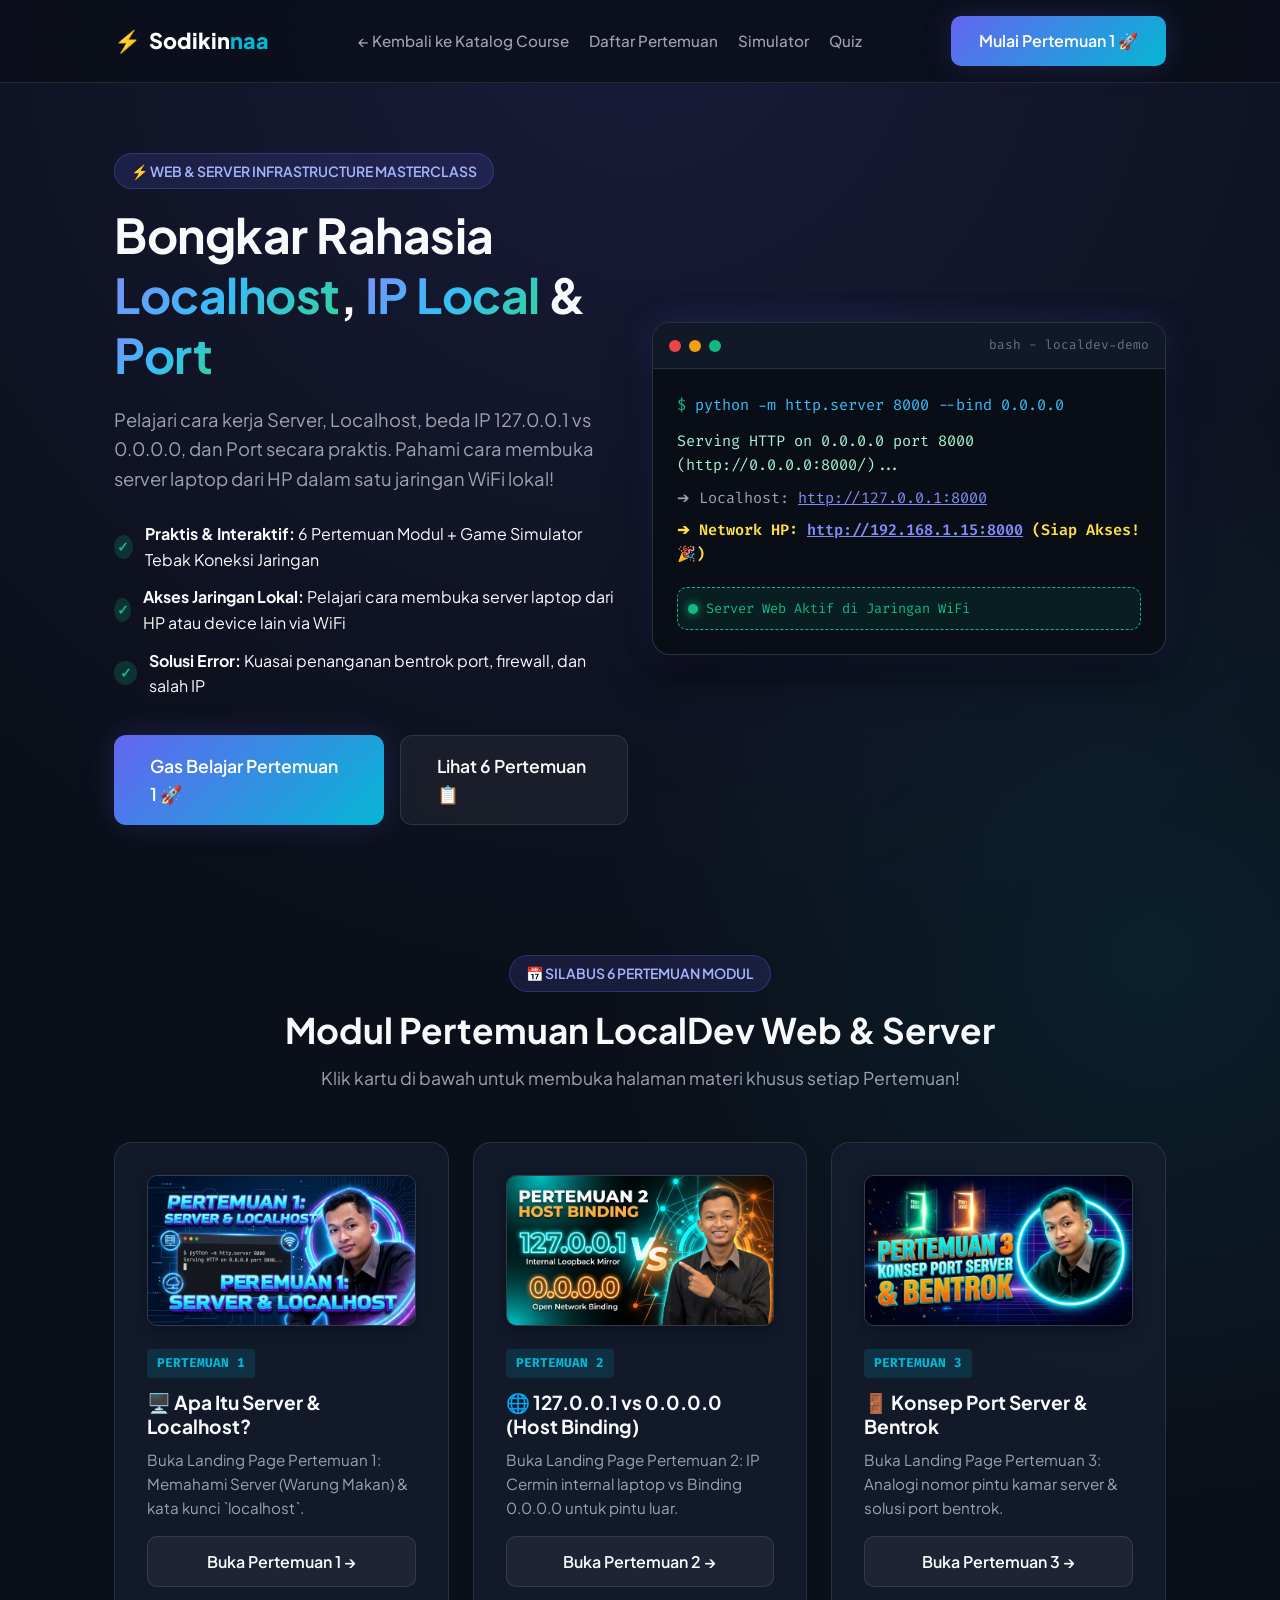
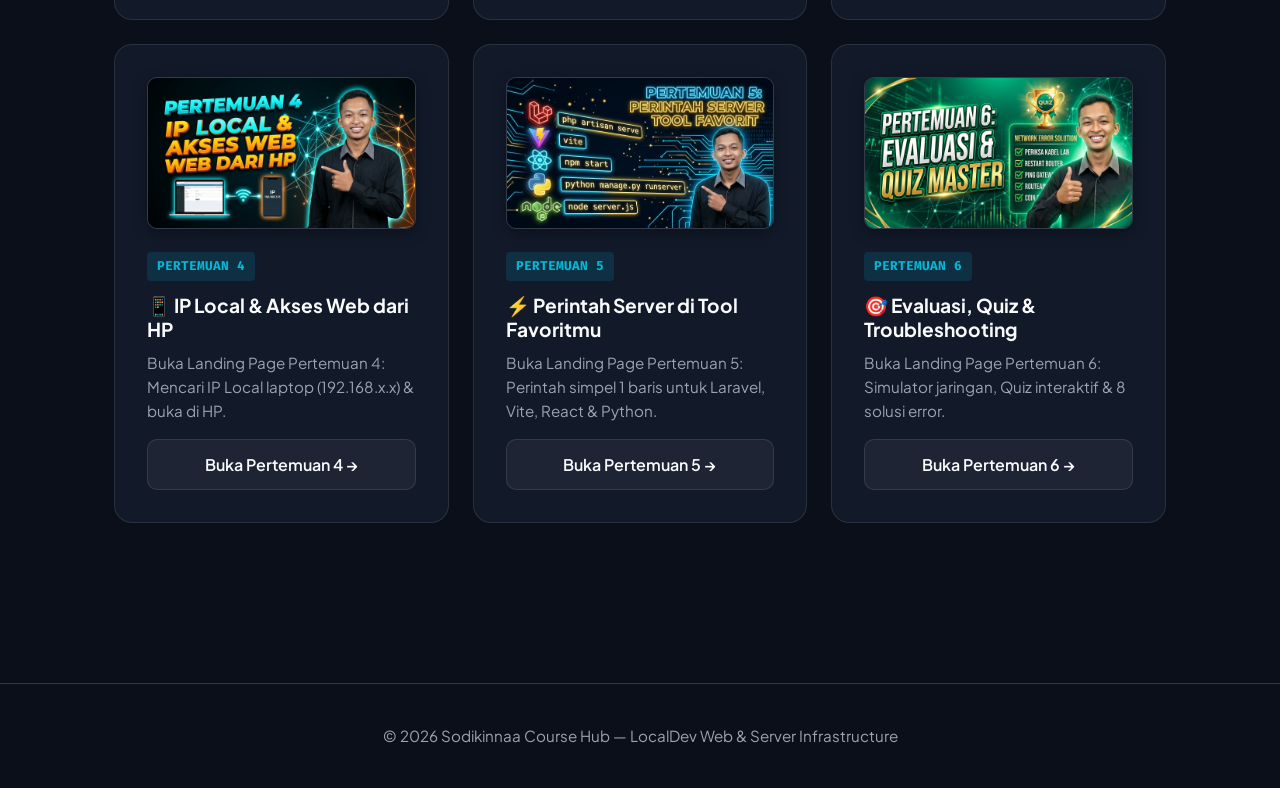
<file: pertemuan-web/index.html>
<!DOCTYPE html>
<html lang="id">
<head>
    <meta charset="UTF-8">
    <meta name="viewport" content="width=device-width, initial-scale=1.0">
    <title>LocalDev: Master Localhost, IP Local & Port Server | Sodikinnaa</title>
    <link rel="preconnect" href="https://fonts.googleapis.com">
    <link rel="preconnect" href="https://fonts.gstatic.com" crossorigin>
    <link href="https://fonts.googleapis.com/css2?family=Plus+Jakarta+Sans:wght@400;500;600;700;800&family=Fira+Code:wght@400;500;600&display=swap" rel="stylesheet">
    <link rel="stylesheet" href="../style.css">
</head>
<body>

    <!-- Header Navigation -->
    <header class="navbar">
        <div class="container nav-container">
            <a href="../index.html" class="logo">
                <span class="logo-icon">⚡</span>
                <span class="logo-text">Sodikin<span class="highlight">naa</span></span>
            </a>
            <nav class="nav-links">
                <a href="../index.html#katalog">← Kembali ke Katalog Course</a>
                <a href="#silabus">Daftar Pertemuan</a>
                <a href="#simulator">Simulator</a>
                <a href="#quiz">Quiz</a>
            </nav>
            <a href="../pertemuan-1/index.html" class="btn btn-primary nav-cta">Mulai Pertemuan 1 🚀</a>
        </div>
    </header>

    <!-- Hero Section Course LocalDev -->
    <section class="hero-section">
        <div class="container grid hero-grid">
            <div class="hero-content">
                <div class="badge">⚡ WEB & SERVER INFRASTRUCTURE MASTERCLASS</div>
                <h1 class="hero-title">
                    Bongkar Rahasia <span class="gradient-text">Localhost</span>, <span class="gradient-text">IP Local</span> & <span class="gradient-text">Port</span>
                </h1>
                <p class="hero-subtitle">
                    Pelajari cara kerja Server, Localhost, beda IP 127.0.0.1 vs 0.0.0.0, dan Port secara praktis. Pahami cara membuka server laptop dari HP dalam satu jaringan WiFi lokal!
                </p>
                <div class="hero-benefits">
                    <div class="benefit-item">
                        <span class="check-icon">✓</span>
                        <span><strong>Praktis & Interaktif:</strong> 6 Pertemuan Modul + Game Simulator Tebak Koneksi Jaringan</span>
                    </div>
                    <div class="benefit-item">
                        <span class="check-icon">✓</span>
                        <span><strong>Akses Jaringan Lokal:</strong> Pelajari cara membuka server laptop dari HP atau device lain via WiFi</span>
                    </div>
                    <div class="benefit-item">
                        <span class="check-icon">✓</span>
                        <span><strong>Solusi Error:</strong> Kuasai penanganan bentrok port, firewall, dan salah IP</span>
                    </div>
                </div>
                <div class="hero-actions">
                    <a href="../pertemuan-1/index.html" class="btn btn-primary btn-lg">Gas Belajar Pertemuan 1 🚀</a>
                    <a href="#silabus" class="btn btn-outline btn-lg">Lihat 6 Pertemuan 📋</a>
                </div>
            </div>

            <!-- Terminal Hero Visual -->
            <div class="hero-visual">
                <div class="terminal-card">
                    <div class="terminal-header">
                        <div class="dots">
                            <span class="dot red"></span>
                            <span class="dot yellow"></span>
                            <span class="dot green"></span>
                        </div>
                        <span class="terminal-title">bash - localdev-demo</span>
                    </div>
                    <div class="terminal-body">
                        <p class="cmd"><span class="prompt">$</span> python -m http.server 8000 --bind 0.0.0.0</p>
                        <p class="output success">Serving HTTP on 0.0.0.0 port 8000 (http://0.0.0.0:8000/)...</p>
                        <p class="output info">➔ Localhost: <a href="#">http://127.0.0.1:8000</a></p>
                        <p class="output highlight-net">➔ Network HP: <a href="#">http://192.168.1.15:8000</a> (Siap Akses! 🎉)</p>
                        <div class="terminal-interactive-status">
                            <span class="status-indicator online"></span> Server Web Aktif di Jaringan WiFi
                        </div>
                    </div>
                </div>
            </div>
        </div>
    </section>

    <!-- Silabus Summary Section -->
    <section id="silabus" class="section silabus-section">
        <div class="container">
            <div class="section-header text-center">
                <div class="badge">📅 SILABUS 6 PERTEMUAN MODUL</div>
                <h2 class="section-title">Modul Pertemuan LocalDev Web & Server</h2>
                <p class="section-subtitle">Klik kartu di bawah untuk membuka halaman materi khusus setiap Pertemuan!</p>
            </div>

            <div class="grid silabus-grid">
                <!-- P1 -->
                <a href="../pertemuan-1/index.html" class="card silabus-card" style="text-decoration: none;">
                    <img src="../pertemuan-1/thumbnail.jpg" alt="Thumbnail Pertemuan 1" class="card-thumbnail">
                    <span class="p-badge">PERTEMUAN 1</span>
                    <h3>🖥️ Apa Itu Server & Localhost?</h3>
                    <p>Buka Landing Page Pertemuan 1: Memahami Server (Warung Makan) & kata kunci `localhost`.</p>
                    <span class="btn btn-outline" style="margin-top: 15px; width: 100%;">Buka Pertemuan 1 →</span>
                </a>
                <!-- P2 -->
                <a href="../pertemuan-2/index.html" class="card silabus-card" style="text-decoration: none;">
                    <img src="../pertemuan-2/thumbnail.jpg" alt="Thumbnail Pertemuan 2" class="card-thumbnail">
                    <span class="p-badge">PERTEMUAN 2</span>
                    <h3>🌐 127.0.0.1 vs 0.0.0.0 (Host Binding)</h3>
                    <p>Buka Landing Page Pertemuan 2: IP Cermin internal laptop vs Binding 0.0.0.0 untuk pintu luar.</p>
                    <span class="btn btn-outline" style="margin-top: 15px; width: 100%;">Buka Pertemuan 2 →</span>
                </a>
                <!-- P3 -->
                <a href="../pertemuan-3/index.html" class="card silabus-card" style="text-decoration: none;">
                    <img src="../pertemuan-3/thumbnail.jpg" alt="Thumbnail Pertemuan 3" class="card-thumbnail">
                    <span class="p-badge">PERTEMUAN 3</span>
                    <h3>🚪 Konsep Port Server & Bentrok</h3>
                    <p>Buka Landing Page Pertemuan 3: Analogi nomor pintu kamar server & solusi port bentrok.</p>
                    <span class="btn btn-outline" style="margin-top: 15px; width: 100%;">Buka Pertemuan 3 →</span>
                </a>
                <!-- P4 -->
                <a href="../pertemuan-4/index.html" class="card silabus-card" style="text-decoration: none;">
                    <img src="../pertemuan-4/thumbnail.jpg" alt="Thumbnail Pertemuan 4" class="card-thumbnail">
                    <span class="p-badge">PERTEMUAN 4</span>
                    <h3>📱 IP Local & Akses Web dari HP</h3>
                    <p>Buka Landing Page Pertemuan 4: Mencari IP Local laptop (192.168.x.x) & buka di HP.</p>
                    <span class="btn btn-outline" style="margin-top: 15px; width: 100%;">Buka Pertemuan 4 →</span>
                </a>
                <!-- P5 -->
                <a href="../pertemuan-5/index.html" class="card silabus-card" style="text-decoration: none;">
                    <img src="../pertemuan-5/thumbnail.jpg" alt="Thumbnail Pertemuan 5" class="card-thumbnail">
                    <span class="p-badge">PERTEMUAN 5</span>
                    <h3>⚡ Perintah Server di Tool Favoritmu</h3>
                    <p>Buka Landing Page Pertemuan 5: Perintah simpel 1 baris untuk Laravel, Vite, React & Python.</p>
                    <span class="btn btn-outline" style="margin-top: 15px; width: 100%;">Buka Pertemuan 5 →</span>
                </a>
                <!-- P6 -->
                <a href="../pertemuan-6/index.html" class="card silabus-card" style="text-decoration: none;">
                    <img src="../pertemuan-6/thumbnail.jpg" alt="Thumbnail Pertemuan 6" class="card-thumbnail">
                    <span class="p-badge">PERTEMUAN 6</span>
                    <h3>🎯 Evaluasi, Quiz & Troubleshooting</h3>
                    <p>Buka Landing Page Pertemuan 6: Simulator jaringan, Quiz interaktif & 8 solusi error.</p>
                    <span class="btn btn-outline" style="margin-top: 15px; width: 100%;">Buka Pertemuan 6 →</span>
                </a>
            </div>
        </div>
    </section>

    <!-- Footer -->
    <footer class="footer text-center" style="padding: 40px 0; border-top: 1px solid var(--border-glow);">
        <div class="container">
            <p style="color: var(--text-muted);">© 2026 Sodikinnaa Course Hub — LocalDev Web & Server Infrastructure</p>
        </div>
    </footer>

</body>
</html>
</file>
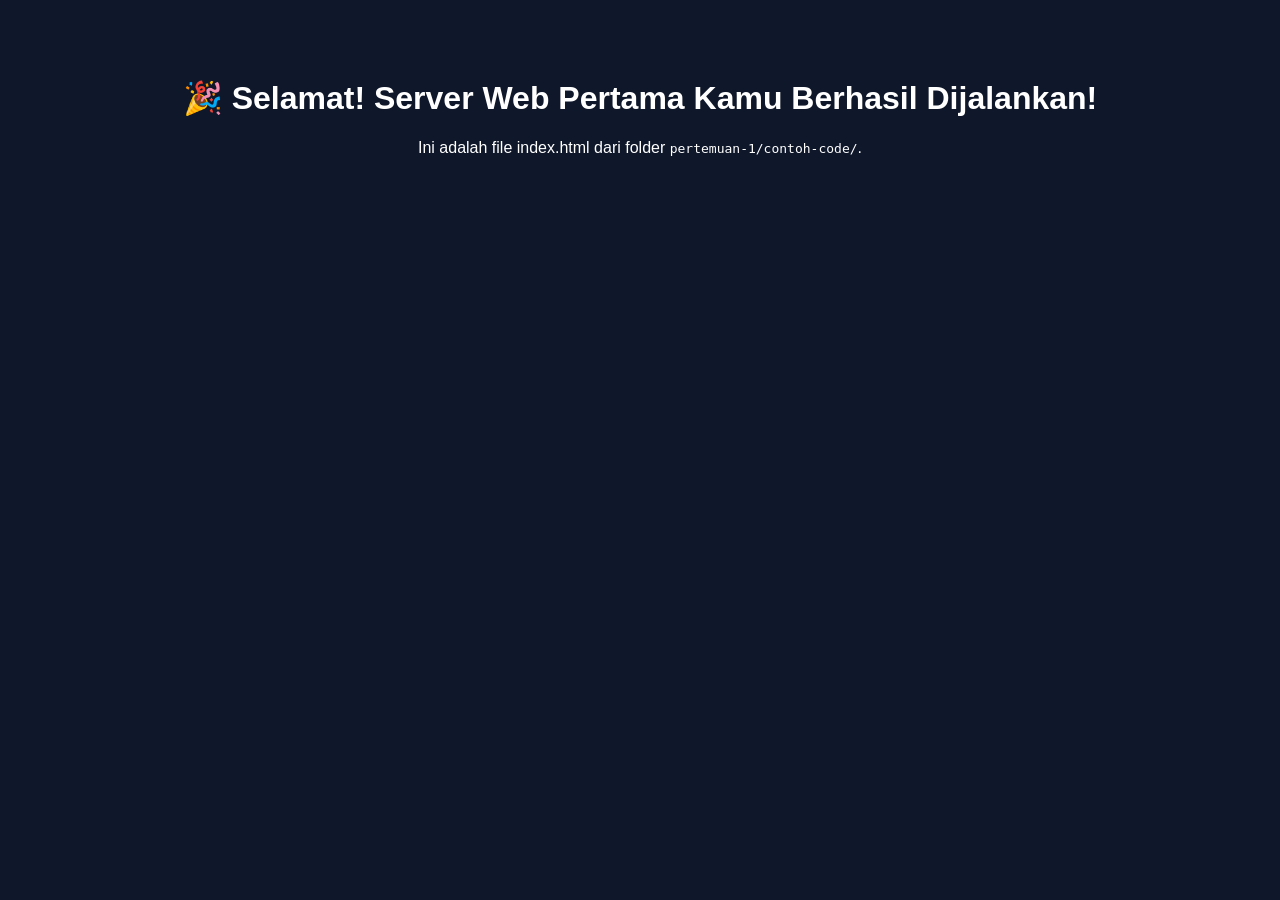
<file: pertemuan-1/contoh-code/index.html>
<!DOCTYPE html>
<html lang="id">
<head>
    <meta charset="UTF-8">
    <title>Latihan Pertemuan 1</title>
</head>
<body style="font-family: sans-serif; text-align: center; padding: 50px; background: #0F172A; color: white;">
    <h1>🎉 Selamat! Server Web Pertama Kamu Berhasil Dijalankan!</h1>
    <p>Ini adalah file index.html dari folder <code>pertemuan-1/contoh-code/</code>.</p>
</body>
</html>
</file>
<file: style.css>
/* Modern Dark Glassmorphism CSS System */
:root {
    --bg-main: #0B0F19;
    --bg-card: rgba(22, 30, 49, 0.7);
    --bg-card-hover: rgba(30, 41, 67, 0.95);
    --border-color: rgba(255, 255, 255, 0.1);
    --border-glow: rgba(99, 102, 241, 0.4);
    
    --primary: #6366F1;
    --primary-hover: #4F46E5;
    --secondary: #06B6D4;
    --accent: #10B981;
    --warning: #F59E0B;
    --danger: #EF4444;

    --text-main: #F9FAFB;
    --text-muted: #9CA3AF;
    --text-dim: #6B7280;

    --font-main: 'Plus Jakarta Sans', -apple-system, BlinkMacSystemFont, sans-serif;
    --font-code: 'Fira Code', monospace;
    
    --radius-sm: 10px;
    --radius-md: 18px;
    --radius-lg: 24px;

    --shadow-glow: 0 0 30px rgba(99, 102, 241, 0.2);
}

* {
    box-sizing: border-box;
    margin: 0;
    padding: 0;
}

html {
    scroll-behavior: smooth;
    font-family: var(--font-main);
    background-color: var(--bg-main);
    color: var(--text-main);
    line-height: 1.6;
}

body {
    overflow-x: hidden;
    background: radial-gradient(circle at 50% 0%, rgba(99, 102, 241, 0.15), transparent 40%),
                radial-gradient(circle at 90% 40%, rgba(6, 182, 212, 0.1), transparent 30%);
}

.container {
    max-width: 1100px;
    margin: 0 auto;
    padding: 0 24px;
}

.grid {
    display: grid;
    gap: 24px;
}

.text-center {
    text-align: center;
}

/* Typography & Helpers */
h1, h2, h3, h4 {
    color: var(--text-main);
    font-weight: 700;
    line-height: 1.25;
}

.gradient-text {
    background: linear-gradient(135deg, #818CF8, #38BDF8, #34D399);
    -webkit-background-clip: text;
    -webkit-text-fill-color: transparent;
}

.badge {
    display: inline-block;
    padding: 6px 16px;
    background: rgba(99, 102, 241, 0.15);
    border: 1px solid rgba(99, 102, 241, 0.3);
    color: #A5B4FC;
    border-radius: 50px;
    font-size: 0.875rem;
    font-weight: 600;
    margin-bottom: 16px;
}

.btn {
    display: inline-flex;
    align-items: center;
    justify-content: center;
    padding: 12px 28px;
    font-size: 1rem;
    font-weight: 600;
    border-radius: var(--radius-sm);
    text-decoration: none;
    transition: all 0.25s ease;
    cursor: pointer;
    border: none;
}

.btn-sm {
    padding: 8px 16px;
    font-size: 0.85rem;
    border-radius: 6px;
}

.btn-primary {
    background: linear-gradient(135deg, var(--primary), var(--secondary));
    color: white;
    box-shadow: var(--shadow-glow);
}

.btn-primary:hover {
    transform: translateY(-2px);
    box-shadow: 0 10px 25px rgba(99, 102, 241, 0.4);
}

.btn-outline {
    background: rgba(255, 255, 255, 0.05);
    border: 1px solid var(--border-color);
    color: var(--text-main);
}

.btn-outline:hover {
    background: rgba(255, 255, 255, 0.1);
    border-color: var(--primary);
}

.btn-lg {
    padding: 16px 36px;
    font-size: 1.1rem;
    border-radius: 12px;
}

/* Navbar */
.navbar {
    position: sticky;
    top: 0;
    z-index: 100;
    background: rgba(11, 15, 25, 0.85);
    backdrop-filter: blur(16px);
    border-bottom: 1px solid var(--border-color);
    padding: 16px 0;
}

.nav-container {
    display: flex;
    align-items: center;
    justify-content: space-between;
}

.logo {
    display: flex;
    align-items: center;
    gap: 8px;
    font-size: 1.35rem;
    font-weight: 800;
    color: white;
    text-decoration: none;
}

.logo .highlight {
    color: var(--secondary);
}

.nav-links {
    display: flex;
    gap: 20px;
}

.nav-links a {
    color: var(--text-muted);
    text-decoration: none;
    font-weight: 500;
    font-size: 0.95rem;
    transition: color 0.2s ease;
}

.nav-links a:hover {
    color: var(--text-main);
}

/* Hero Section */
.hero-section {
    padding: 70px 0 50px;
}

.hero-grid {
    grid-template-columns: 1fr 1fr;
    align-items: center;
}

.hero-title {
    font-size: 3rem;
    margin-bottom: 20px;
    letter-spacing: -0.5px;
}

.hero-subtitle {
    font-size: 1.15rem;
    color: var(--text-muted);
    margin-bottom: 28px;
}

.hero-benefits {
    display: flex;
    flex-direction: column;
    gap: 12px;
    margin-bottom: 36px;
}

.benefit-item {
    display: flex;
    align-items: center;
    gap: 12px;
    font-size: 1rem;
}

.check-icon {
    display: inline-flex;
    align-items: center;
    justify-content: center;
    width: 24px;
    height: 24px;
    background: rgba(16, 185, 129, 0.2);
    color: var(--accent);
    border-radius: 50%;
    font-size: 0.85rem;
    font-weight: 700;
}

.hero-actions {
    display: flex;
    gap: 16px;
}

/* Terminal Component */
.terminal-card {
    background: #090D16;
    border: 1px solid rgba(255, 255, 255, 0.15);
    border-radius: var(--radius-md);
    overflow: hidden;
    box-shadow: 0 20px 40px rgba(0, 0, 0, 0.5), var(--shadow-glow);
}

.terminal-header {
    background: #111827;
    padding: 12px 16px;
    display: flex;
    align-items: center;
    border-bottom: 1px solid var(--border-color);
}

.dots {
    display: flex;
    gap: 8px;
}

.dot {
    width: 12px;
    height: 12px;
    border-radius: 50%;
}

.dot.red { background: #EF4444; }
.dot.yellow { background: #F59E0B; }
.dot.green { background: #10B981; }

.terminal-title {
    margin-left: auto;
    font-family: var(--font-code);
    font-size: 0.8rem;
    color: var(--text-dim);
}

.terminal-body {
    padding: 24px;
    font-family: var(--font-code);
    font-size: 0.95rem;
}

.terminal-body .cmd {
    color: #38BDF8;
    margin-bottom: 12px;
}

.terminal-body .prompt {
    color: var(--accent);
}

.terminal-body .output {
    color: var(--text-muted);
    margin-bottom: 8px;
}

.terminal-body .output.success {
    color: #A7F3D0;
}

.terminal-body .output.highlight-net {
    color: #FDE047;
    font-weight: 600;
}

.terminal-body a {
    color: #818CF8;
    text-decoration: underline;
}

.terminal-interactive-status {
    margin-top: 20px;
    padding: 10px;
    background: rgba(16, 185, 129, 0.1);
    border: 1px dashed var(--accent);
    border-radius: var(--radius-sm);
    color: var(--accent);
    font-size: 0.85rem;
    display: flex;
    align-items: center;
    gap: 8px;
}

.status-indicator {
    width: 10px;
    height: 10px;
    border-radius: 50%;
}

.status-indicator.online {
    background: var(--accent);
    box-shadow: 0 0 10px var(--accent);
    animation: pulse 2s infinite;
}

@keyframes pulse {
    0% { opacity: 0.4; }
    50% { opacity: 1; }
    100% { opacity: 0.4; }
}

/* Silabus Cards */
.silabus-grid {
    grid-template-columns: repeat(auto-fit, minmax(320px, 1fr));
}

.silabus-card {
    cursor: pointer;
    position: relative;
    border-top: 3px solid var(--primary);
    transition: all 0.3s ease;
}

.silabus-card:hover {
    transform: translateY(-4px);
    border-top-color: var(--secondary);
    box-shadow: 0 10px 25px rgba(6, 182, 212, 0.2);
}

.p-badge {
    display: inline-block;
    background: rgba(6, 182, 212, 0.15);
    color: var(--secondary);
    font-family: var(--font-code);
    font-weight: 700;
    padding: 4px 10px;
    border-radius: 4px;
    font-size: 0.8rem;
    margin-bottom: 12px;
}

.silabus-card h3 {
    font-size: 1.2rem;
    margin-bottom: 10px;
}

.silabus-card p {
    color: var(--text-muted);
    font-size: 0.95rem;
}

/* Card & Page Thumbnails */
.card-thumbnail {
    width: 100%;
    aspect-ratio: 16 / 9;
    object-fit: cover;
    border-radius: var(--radius-sm);
    margin-bottom: 16px;
    border: 1px solid rgba(255, 255, 255, 0.15);
    box-shadow: 0 4px 15px rgba(0, 0, 0, 0.3);
    transition: transform 0.3s ease, border-color 0.3s ease;
}

.silabus-card:hover .card-thumbnail {
    transform: scale(1.02);
    border-color: var(--secondary);
}

.hero-thumbnail {
    width: 100%;
    border-radius: var(--radius-md);
    border: 1px solid rgba(6, 182, 212, 0.3);
    box-shadow: 0 10px 30px rgba(0, 0, 0, 0.5), 0 0 20px rgba(6, 182, 212, 0.2);
    object-fit: cover;
}


/* Polished Content Layout Cards */
.concept-card {
    background: linear-gradient(145deg, rgba(30, 41, 67, 0.8), rgba(15, 23, 42, 0.9));
    border: 1px solid var(--border-glow);
    border-radius: var(--radius-lg);
    padding: 36px;
    margin-bottom: 30px;
    box-shadow: 0 10px 30px rgba(0, 0, 0, 0.3);
}

.analogy-box {
    background: rgba(6, 182, 212, 0.08);
    border-left: 4px solid var(--secondary);
    border-radius: var(--radius-sm);
    padding: 24px;
    margin: 20px 0;
}

.analogy-box h3 {
    color: var(--secondary);
    display: flex;
    align-items: center;
    gap: 10px;
    font-size: 1.2rem;
    margin-bottom: 12px;
}

.analogy-box p {
    font-size: 1.05rem;
    line-height: 1.7;
    color: #E2E8F0;
    margin-bottom: 12px;
}

.quote-highlight {
    background: rgba(255, 255, 255, 0.05);
    border-radius: 8px;
    padding: 14px 18px;
    font-style: italic;
    color: #FDE047;
    border: 1px dashed rgba(253, 224, 71, 0.3);
}

/* Polished Step Cards */
.step-container {
    display: flex;
    flex-direction: column;
    gap: 16px;
    margin: 24px 0;
}

.step-item {
    display: flex;
    gap: 18px;
    align-items: flex-start;
    background: rgba(255, 255, 255, 0.03);
    border: 1px solid var(--border-color);
    padding: 20px;
    border-radius: var(--radius-md);
    transition: background 0.2s ease;
}

.step-item:hover {
    background: rgba(255, 255, 255, 0.06);
    border-color: var(--secondary);
}

.step-num {
    display: inline-flex;
    align-items: center;
    justify-content: center;
    min-width: 36px;
    height: 36px;
    background: linear-gradient(135deg, var(--primary), var(--secondary));
    color: white;
    font-weight: 800;
    border-radius: 50%;
    font-size: 1.05rem;
}

.step-content {
    flex: 1;
}

.step-content h4 {
    font-size: 1.1rem;
    margin-bottom: 8px;
    color: var(--text-main);
}

.step-content p {
    color: var(--text-muted);
    font-size: 0.98rem;
    margin-bottom: 8px;
}

/* Polished Mini Challenge Box */
.challenge-card {
    background: linear-gradient(135deg, rgba(245, 158, 11, 0.12), rgba(217, 119, 6, 0.05));
    border: 1px dashed var(--warning);
    border-radius: var(--radius-md);
    padding: 28px;
    margin: 30px 0;
}

.challenge-card h3 {
    color: var(--warning);
    display: flex;
    align-items: center;
    gap: 10px;
    font-size: 1.25rem;
    margin-bottom: 10px;
}

.challenge-card p {
    color: #FDE68A;
    font-size: 1.05rem;
}

/* Code Block Polished */
.code-block {
    position: relative;
    background: #060911;
    border: 1px solid rgba(255, 255, 255, 0.15);
    border-radius: var(--radius-sm);
    padding: 16px 20px;
    margin: 12px 0;
    display: flex;
    align-items: center;
    justify-content: space-between;
    box-shadow: inset 0 2px 8px rgba(0, 0, 0, 0.6);
}

.code-block code {
    font-family: var(--font-code);
    color: #38BDF8;
    font-size: 1rem;
    font-weight: 500;
    white-space: pre-wrap;
    word-break: break-all;
}

.copy-btn {
    background: rgba(255, 255, 255, 0.12);
    border: 1px solid rgba(255, 255, 255, 0.2);
    color: white;
    padding: 8px 14px;
    border-radius: 6px;
    font-size: 0.85rem;
    font-weight: 600;
    cursor: pointer;
    transition: all 0.2s ease;
}

.copy-btn:hover {
    background: var(--accent);
    border-color: var(--accent);
}

/* Simulator Styles */
.simulator-section {
    background: linear-gradient(180deg, rgba(11, 15, 25, 0.5) 0%, rgba(17, 24, 39, 0.8) 100%);
    border-top: 1px solid var(--border-color);
    border-bottom: 1px solid var(--border-color);
}

.simulator-card {
    background: #0D1322;
    border: 1px solid var(--border-glow);
    box-shadow: 0 0 40px rgba(99, 102, 241, 0.15);
}

.simulator-grid {
    grid-template-columns: 1fr 1fr;
    gap: 32px;
    align-items: center;
}

.sim-controls h3, .sim-visual-box h3 {
    font-size: 1.25rem;
    color: var(--secondary);
    margin-bottom: 20px;
}

.sim-group {
    margin-bottom: 18px;
}

.sim-group label {
    display: block;
    font-size: 0.95rem;
    font-weight: 600;
    color: var(--text-muted);
    margin-bottom: 8px;
}

.sim-select {
    width: 100%;
    padding: 12px 16px;
    border-radius: var(--radius-sm);
    background: #161F33;
    border: 1px solid var(--border-color);
    color: var(--text-main);
    font-size: 0.95rem;
    outline: none;
    cursor: pointer;
}

.sim-select:focus {
    border-color: var(--primary);
}

.w-100 {
    width: 100%;
    margin-top: 10px;
}

.guess-badge {
    padding: 14px 18px;
    border-radius: var(--radius-sm);
    margin-bottom: 20px;
    font-size: 0.95rem;
    border: 1px solid var(--border-color);
}

.guess-badge.correct {
    background: rgba(16, 185, 129, 0.2);
    border-color: var(--accent);
    color: #A7F3D0;
}

.guess-badge.wrong {
    background: rgba(239, 68, 68, 0.2);
    border-color: var(--danger);
    color: #FCA5A5;
}

.sim-status-card {
    border-radius: var(--radius-md);
    padding: 24px;
    margin-bottom: 24px;
    text-align: center;
    border: 1px solid var(--border-color);
    transition: all 0.3s ease;
}

.sim-status-card.success {
    background: rgba(16, 185, 129, 0.12);
    border-color: var(--accent);
}

.sim-status-card.error {
    background: rgba(239, 68, 68, 0.12);
    border-color: var(--danger);
}

.sim-status-card.warning {
    background: rgba(245, 158, 11, 0.12);
    border-color: var(--warning);
}

.sim-icon {
    font-size: 3rem;
    margin-bottom: 12px;
}

.sim-status-card h4 {
    font-size: 1.3rem;
    margin-bottom: 8px;
}

.sim-status-card.success h4 { color: #A7F3D0; }
.sim-status-card.error h4 { color: #FCA5A5; }
.sim-status-card.warning h4 { color: #FDE047; }

.sim-status-card p {
    color: var(--text-muted);
    font-size: 0.95rem;
}

.sim-flow-diagram {
    display: flex;
    align-items: center;
    justify-content: space-between;
    background: #080C14;
    border: 1px solid var(--border-color);
    padding: 20px;
    border-radius: var(--radius-sm);
    font-family: var(--font-code);
    font-size: 0.85rem;
}

.flow-node {
    background: #1A2338;
    padding: 10px 14px;
    border-radius: 6px;
    border: 1px solid var(--border-color);
    color: #E5E7EB;
}

.flow-line {
    color: var(--secondary);
    font-weight: bold;
}

/* Sections Global */
.section {
    padding: 80px 0;
}

.section-header {
    margin-bottom: 50px;
}

.section-title {
    font-size: 2.2rem;
    margin-bottom: 12px;
}

.section-subtitle {
    font-size: 1.1rem;
    color: var(--text-muted);
}

/* Card General */
.card {
    background: var(--bg-card);
    border: 1px solid var(--border-color);
    border-radius: var(--radius-md);
    padding: 32px;
    backdrop-filter: blur(10px);
    transition: all 0.3s ease;
}

.card:hover {
    border-color: var(--border-glow);
    background: var(--bg-card-hover);
}

/* Framework Comparator */
.lang-selector {
    display: flex;
    justify-content: center;
    gap: 16px;
    margin-bottom: 30px;
}

.lang-btn {
    background: var(--bg-card);
    border: 1px solid var(--border-color);
    color: var(--text-main);
    padding: 14px 28px;
    border-radius: var(--radius-sm);
    font-size: 1.05rem;
    font-weight: 600;
    cursor: pointer;
    transition: all 0.2s ease;
}

.lang-btn.active, .lang-btn:hover {
    border-color: var(--secondary);
    background: rgba(6, 182, 212, 0.15);
    color: var(--secondary);
}

.lang-card {
    display: none;
    background: var(--bg-card);
    border: 1px solid var(--border-color);
    border-radius: var(--radius-md);
    padding: 32px;
}

.lang-card.active {
    display: block;
    animation: fadeIn 0.3s ease;
}

.cmd-group {
    margin: 20px 0;
}

.cmd-group label {
    display: block;
    margin-bottom: 6px;
    font-weight: 600;
    color: var(--text-muted);
}

.highlight-code {
    border-color: var(--accent);
    background: rgba(16, 185, 129, 0.05);
}

/* Quiz Section */
.quiz-option {
    display: block;
    width: 100%;
    text-align: left;
    background: rgba(255, 255, 255, 0.03);
    border: 1px solid var(--border-color);
    padding: 16px 20px;
    border-radius: var(--radius-sm);
    margin-bottom: 12px;
    cursor: pointer;
    transition: all 0.2s ease;
    color: var(--text-main);
    font-size: 1rem;
}

.quiz-option:hover {
    background: rgba(255, 255, 255, 0.08);
    border-color: var(--primary);
}

.quiz-option.correct {
    background: rgba(16, 185, 129, 0.2);
    border-color: var(--accent);
    color: #A7F3D0;
}

.quiz-option.wrong {
    background: rgba(239, 68, 68, 0.2);
    border-color: var(--danger);
    color: #FCA5A5;
}

.quiz-result {
    text-align: center;
    padding: 30px;
}

.hidden {
    display: none;
}

/* Interactive Checklist */
.interactive-checklist {
    list-style: none;
    display: flex;
    flex-direction: column;
    gap: 16px;
    margin-bottom: 24px;
}

.check-container {
    display: flex;
    align-items: center;
    gap: 16px;
    cursor: pointer;
    font-size: 1.05rem;
    color: var(--text-muted);
}

.check-container input[type="checkbox"] {
    width: 20px;
    height: 20px;
    accent-color: var(--accent);
}

.checklist-progress {
    display: flex;
    align-items: center;
    gap: 16px;
}

.progress-bar {
    flex: 1;
    height: 10px;
    background: rgba(255, 255, 255, 0.1);
    border-radius: 5px;
    overflow: hidden;
}

.progress-bar .fill {
    height: 100%;
    background: linear-gradient(90deg, var(--primary), var(--accent));
    transition: width 0.3s ease;
}

/* Troubleshooting Section */
.search-box {
    max-width: 600px;
    margin: 0 auto 40px;
}

.search-box input {
    width: 100%;
    padding: 16px 24px;
    border-radius: 50px;
    border: 1px solid var(--border-color);
    background: var(--bg-card);
    color: white;
    font-size: 1.05rem;
    outline: none;
}

.search-box input:focus {
    border-color: var(--primary);
    box-shadow: var(--shadow-glow);
}

.trouble-grid {
    grid-template-columns: repeat(auto-fit, minmax(340px, 1fr));
}

.trouble-header {
    display: flex;
    align-items: center;
    gap: 12px;
    margin-bottom: 14px;
}

.trouble-icon {
    font-size: 1.5rem;
}

.trouble-body p {
    color: var(--text-muted);
    margin-bottom: 8px;
    font-size: 0.95rem;
}

/* FAQ Accordion */
.faq-accordion {
    max-width: 800px;
    margin: 0 auto;
    display: flex;
    flex-direction: column;
    gap: 16px;
}

.faq-item {
    background: var(--bg-card);
    border: 1px solid var(--border-color);
    border-radius: var(--radius-sm);
    overflow: hidden;
}

.faq-question {
    width: 100%;
    padding: 20px;
    text-align: left;
    background: none;
    border: none;
    color: var(--text-main);
    font-size: 1.1rem;
    font-weight: 600;
    display: flex;
    justify-content: space-between;
    align-items: center;
    cursor: pointer;
}

.faq-answer {
    display: none;
    padding: 0 20px 20px;
    color: var(--text-muted);
    border-top: 1px solid rgba(255, 255, 255, 0.05);
}

.faq-item.active .faq-answer {
    display: block;
    padding-top: 16px;
}

.faq-item.active .arrow {
    transform: rotate(180deg);
}

/* Footer */
.footer {
    border-top: 1px solid var(--border-color);
    padding: 40px 0;
    margin-top: 80px;
    color: var(--text-dim);
    font-size: 0.95rem;
}

.footer-sub {
    margin-top: 8px;
    color: var(--text-muted);
}

/* Responsive */
@media (max-width: 768px) {
    .hero-grid, .simulator-grid {
        grid-template-columns: 1fr;
    }
    .hero-title {
        font-size: 2.2rem;
    }
    .nav-links {
        display: none;
    }
}

/* Course Catalog Hub */
.catalog-controls {
    display: flex;
    flex-wrap: wrap;
    align-items: center;
    justify-content: space-between;
    gap: 16px;
    margin-bottom: 30px;
}

.search-box {
    position: relative;
    flex: 1;
    min-width: 280px;
}

.search-input {
    width: 100%;
    padding: 12px 18px 12px 42px;
    background: var(--bg-card);
    border: 1px solid var(--border-color);
    border-radius: 30px;
    color: var(--text-main);
    font-size: 0.95rem;
    transition: all 0.3s ease;
}

.search-input:focus {
    outline: none;
    border-color: var(--secondary);
    box-shadow: 0 0 15px rgba(6, 182, 212, 0.3);
}

.search-icon {
    position: absolute;
    left: 16px;
    top: 50%;
    transform: translateY(-50%);
    color: var(--text-muted);
    font-size: 1rem;
}

.filter-pills {
    display: flex;
    gap: 10px;
    flex-wrap: wrap;
}

.filter-pill {
    padding: 8px 18px;
    background: rgba(255, 255, 255, 0.05);
    border: 1px solid var(--border-color);
    border-radius: 20px;
    color: var(--text-muted);
    font-size: 0.9rem;
    font-weight: 500;
    cursor: pointer;
    transition: all 0.25s ease;
}

.filter-pill:hover, .filter-pill.active {
    background: var(--primary);
    color: white;
    border-color: var(--primary);
    box-shadow: 0 4px 12px rgba(99, 102, 241, 0.4);
}

.course-card-main {
    background: var(--bg-card);
    border: 1px solid var(--border-color);
    border-radius: var(--radius-md);
    overflow: hidden;
    display: flex;
    flex-direction: column;
    transition: transform 0.3s ease, border-color 0.3s ease, box-shadow 0.3s ease;
}

.course-card-main:hover {
    transform: translateY(-6px);
    border-color: var(--secondary);
    box-shadow: 0 15px 35px rgba(0, 0, 0, 0.4), 0 0 20px rgba(6, 182, 212, 0.15);
}

.course-thumb-box {
    position: relative;
    width: 100%;
    aspect-ratio: 16 / 9;
    overflow: hidden;
}

.course-thumb-box img {
    width: 100%;
    height: 100%;
    object-fit: cover;
    transition: transform 0.4s ease;
}

.course-card-main:hover .course-thumb-box img {
    transform: scale(1.05);
}

.course-topic-tag {
    position: absolute;
    top: 12px;
    left: 12px;
    background: rgba(15, 23, 42, 0.85);
    backdrop-filter: blur(8px);
    border: 1px solid rgba(255, 255, 255, 0.2);
    color: var(--secondary);
    font-size: 0.75rem;
    font-weight: 700;
    padding: 4px 10px;
    border-radius: 20px;
}

.course-body {
    padding: 24px;
    display: flex;
    flex-direction: column;
    flex: 1;
}

.course-title {
    font-size: 1.3rem;
    margin-bottom: 10px;
    color: var(--text-main);
}

.course-desc {
    color: var(--text-muted);
    font-size: 0.95rem;
    margin-bottom: 20px;
    flex: 1;
}

.course-meta-row {
    display: flex;
    align-items: center;
    justify-content: space-between;
    padding-top: 16px;
    border-top: 1px solid rgba(255, 255, 255, 0.08);
    font-size: 0.88rem;
    color: var(--text-muted);
}
</file>
